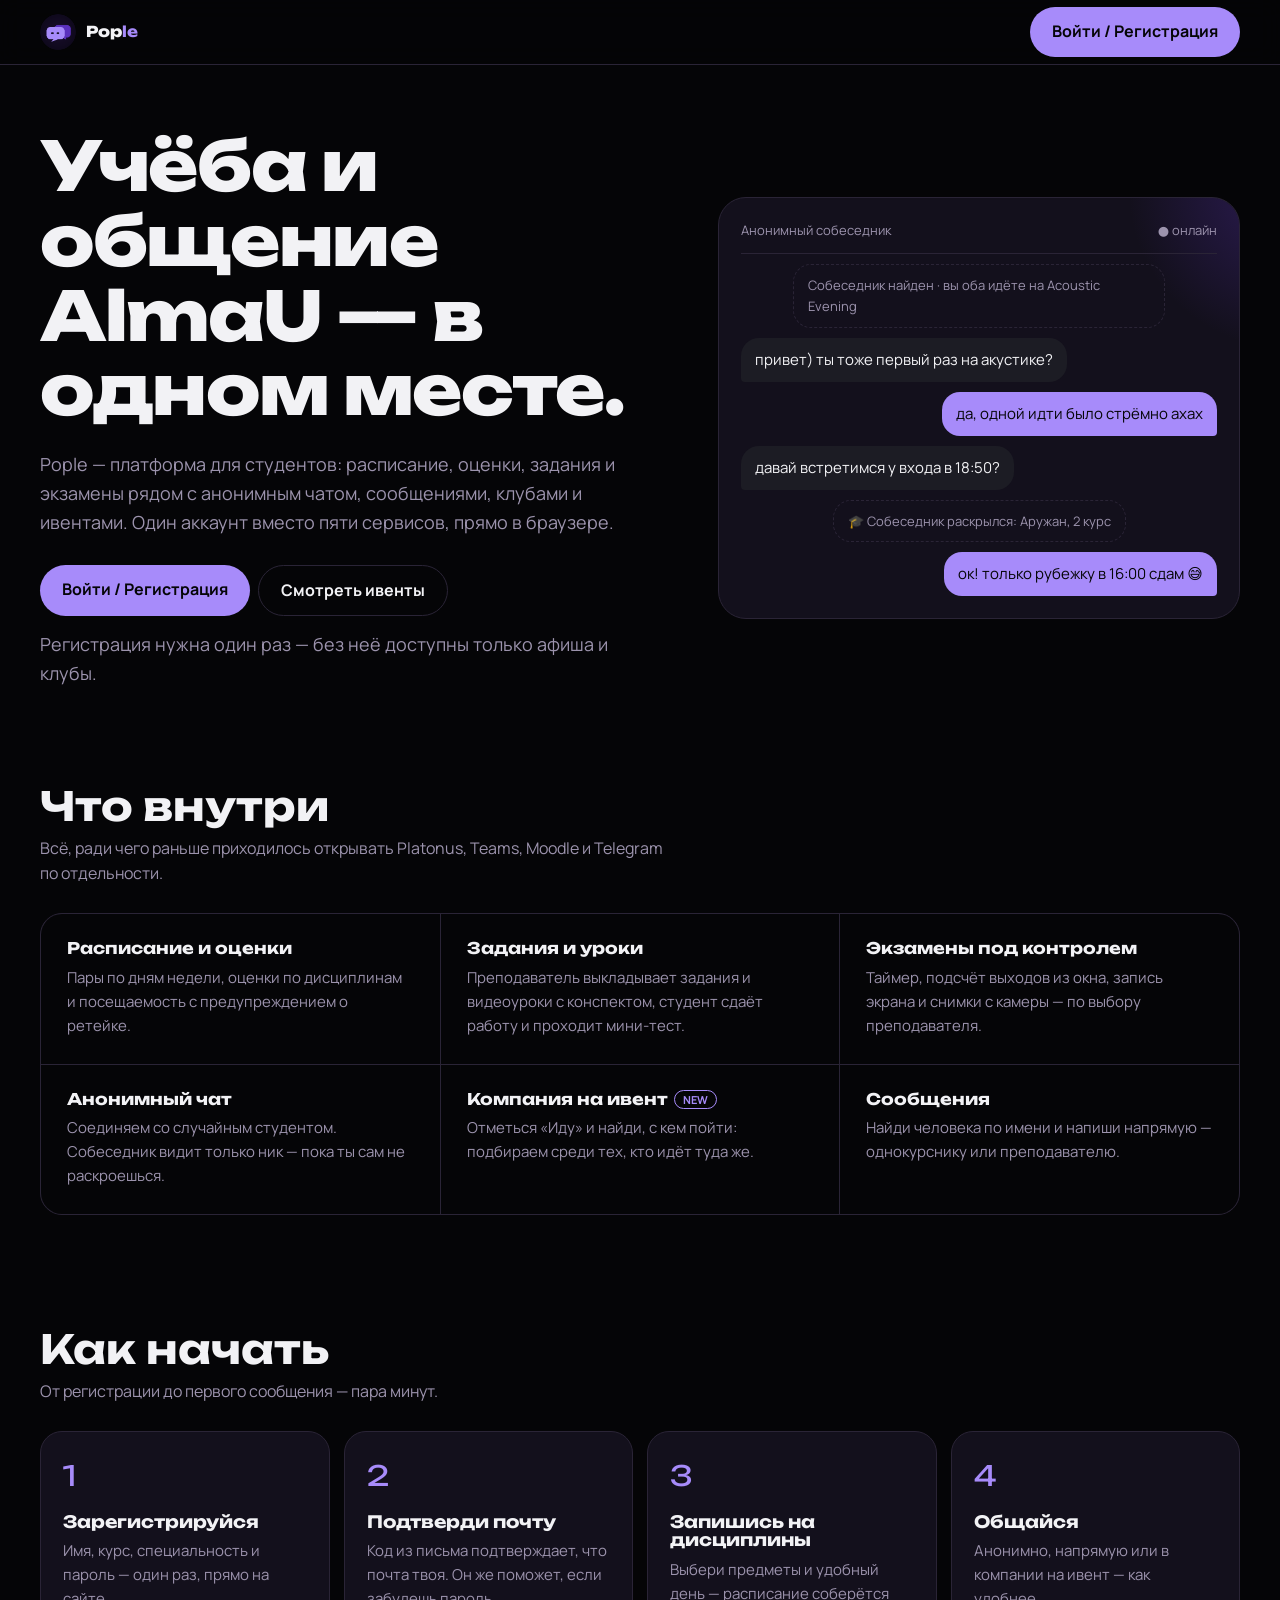
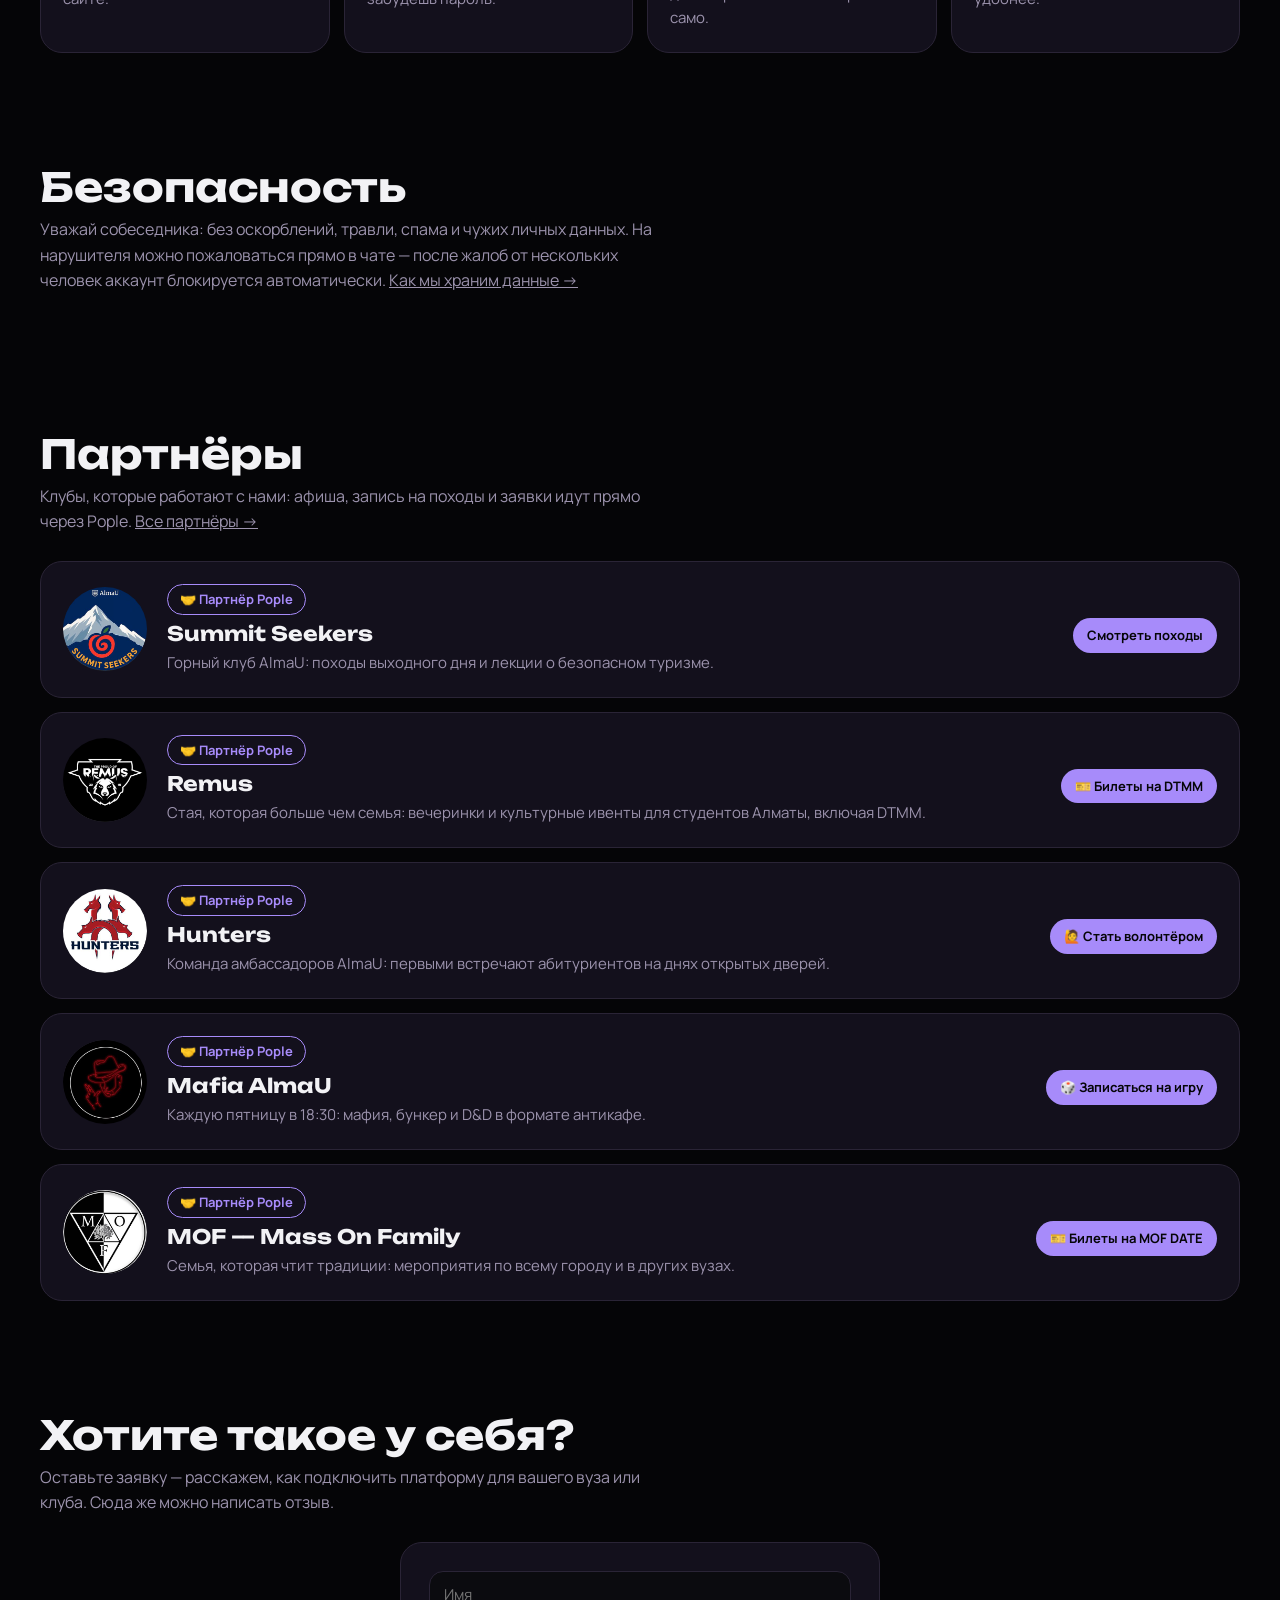
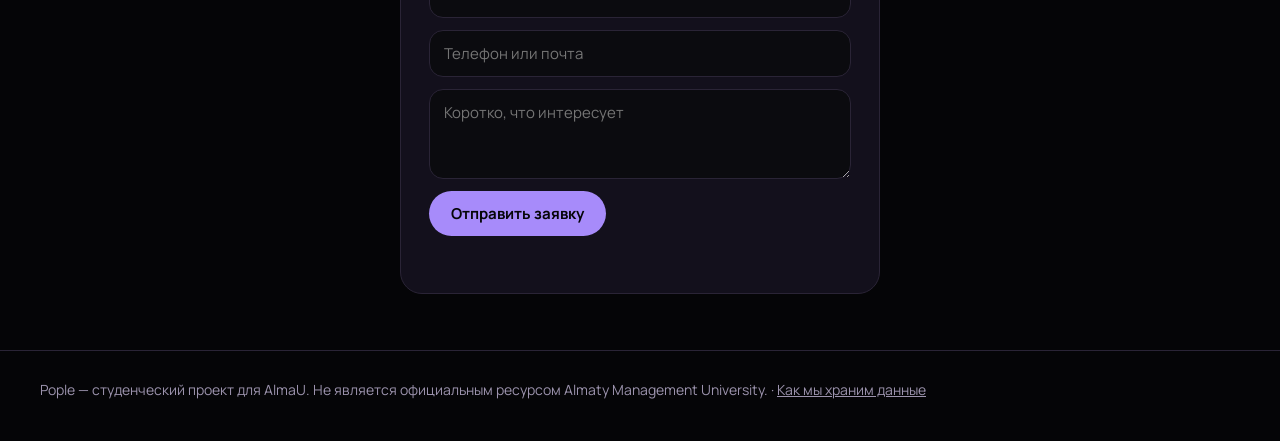
<file: site/index.html>
<!DOCTYPE html>
<html lang="ru">
<head>
<meta charset="UTF-8">
<meta name="viewport" content="width=device-width, initial-scale=1, viewport-fit=cover">
<title>Pople — учёба и общение студентов AlmaU</title>
<meta name="description" content="Pople — платформа для студентов AlmaU: анонимный чат, сообщения, расписание, оценки, задания, экзамены, клубы и ивенты в одном аккаунте.">
<!-- Адрес бэкенда (bot/api_server.py). При смене домена поправьте и connect-src в vercel.json. -->
<meta name="pople-api" content="https://almaumessanger-production.up.railway.app">
<link rel="icon" type="image/png" href="img/favicon.png">
<link rel="apple-touch-icon" href="img/apple-touch-icon.png">
<link rel="manifest" href="manifest.json">
<meta name="theme-color" content="#050507">
<meta name="mobile-web-app-capable" content="yes">
<meta name="apple-mobile-web-app-capable" content="yes">
<meta name="apple-mobile-web-app-status-bar-style" content="black-translucent">
<meta name="apple-mobile-web-app-title" content="Pople">
<link rel="preconnect" href="https://fonts.googleapis.com">
<link href="https://fonts.googleapis.com/css2?family=Unbounded:wght@500;700;800&family=Manrope:wght@400;500;700&display=swap" rel="stylesheet">
<link rel="stylesheet" href="css/app.css">
</head>
<body>
<nav>
 <div class="wrap">
  <a href="#home" class="logo"><img src="img/logo.png" alt=""><span>Pop<b>le</b></span></a>
  <button type="button" class="btn ghost" id="nav-bell" aria-label="Уведомления" hidden>🔔</button>
  <button type="button" class="btn ghost" id="nav-menu-btn" aria-expanded="false" aria-controls="nav-drawer" hidden>☰ Меню</button>
  <a class="btn" id="nav-auth-btn" href="#login">Войти / Регистрация</a>
 </div>
 <div class="nav-drawer" id="nav-drawer"></div>
 <div class="notif-panel" id="notif-panel" aria-live="polite"></div>
</nav>

<main class="wrap">
<!-- ГЛАВНАЯ: гостю — лендинг, вошедшему — сводка «Сегодня» -->
<div class="page" id="p-home">
 <div id="home-dashboard" hidden>
  <div class="greeting"><h1 id="dash-hello">Привет!</h1><p id="dash-date"></p></div>
  <div class="quick" id="dash-quick"></div>
  <div class="dash" id="dash-cards"><div class="empty">Загрузка…</div></div>
 </div>

 <div id="home-landing">
 <div class="hero">
  <div>
   <h1>Учёба и общение AlmaU — в одном месте.</h1>
   <p>Pople — платформа для студентов: расписание, оценки, задания и экзамены рядом с анонимным чатом, сообщениями, клубами и ивентами. Один аккаунт вместо пяти сервисов, прямо в браузере.</p>
   <div class="actions">
    <a class="btn" href="#login">Войти / Регистрация</a>
    <a class="btn ghost" href="#events">Смотреть ивенты</a>
   </div>
   <p class="muted small" style="margin:14px 0 0">Регистрация нужна один раз — без неё доступны только афиша и клубы.</p>
   <div class="stats-bar" id="stats" aria-live="polite"></div>
  </div>
  <div class="chat" aria-label="Пример анонимного диалога">
   <div class="top"><span>Анонимный собеседник</span><span>● онлайн</span></div>
   <div class="msg sys" style="animation-delay:.2s">Собеседник найден · вы оба идёте на Acoustic Evening</div>
   <div class="msg l" style="animation-delay:.8s">привет) ты тоже первый раз на акустике?</div>
   <div class="msg r" style="animation-delay:1.6s">да, одной идти было стрёмно ахах</div>
   <div class="msg l" style="animation-delay:2.4s">давай встретимся у входа в 18:50?</div>
   <div class="msg sys" style="animation-delay:3.2s">🎓 Собеседник раскрылся: Аружан, 2 курс</div>
   <div class="msg r" style="animation-delay:4s">ок! только рубежку в 16:00 сдам 😅</div>
  </div>
 </div>

 <section>
  <div class="head"><div><h2>Что внутри</h2><p>Всё, ради чего раньше приходилось открывать Platonus, Teams, Moodle и Telegram по отдельности.</p></div></div>
  <div class="feat">
   <div><h3>Расписание и оценки</h3><p>Пары по дням недели, оценки по дисциплинам и посещаемость с предупреждением о ретейке.</p></div>
   <div><h3>Задания и уроки</h3><p>Преподаватель выкладывает задания и видеоуроки с конспектом, студент сдаёт работу и проходит мини-тест.</p></div>
   <div><h3>Экзамены под контролем</h3><p>Таймер, подсчёт выходов из окна, запись экрана и снимки с камеры — по выбору преподавателя.</p></div>
   <div><h3>Анонимный чат</h3><p>Соединяем со случайным студентом. Собеседник видит только ник — пока ты сам не раскроешься.</p></div>
   <div><h3>Компания на ивент<span class="new">NEW</span></h3><p>Отметься «Иду» и найди, с кем пойти: подбираем среди тех, кто идёт туда же.</p></div>
   <div><h3>Сообщения</h3><p>Найди человека по имени и напиши напрямую — однокурснику или преподавателю.</p></div>
  </div>
 </section>

 <section>
  <div class="head"><div><h2>Как начать</h2><p>От регистрации до первого сообщения — пара минут.</p></div></div>
  <div class="steps">
   <div class="step"><span>1</span><h3>Зарегистрируйся</h3><p>Имя, курс, специальность и пароль — один раз, прямо на сайте.</p></div>
   <div class="step"><span>2</span><h3>Подтверди почту</h3><p>Код из письма подтверждает, что почта твоя. Он же поможет, если забудешь пароль.</p></div>
   <div class="step"><span>3</span><h3>Запишись на дисциплины</h3><p>Выбери предметы и удобный день — расписание соберётся само.</p></div>
   <div class="step"><span>4</span><h3>Общайся</h3><p>Анонимно, напрямую или в компании на ивент — как удобнее.</p></div>
  </div>
 </section>

 <section>
  <div class="head"><div><h2>Безопасность</h2><p>Уважай собеседника: без оскорблений, травли, спама и чужих личных данных. На нарушителя можно пожаловаться прямо в чате — после жалоб от нескольких человек аккаунт блокируется автоматически. <a href="#privacy">Как мы храним данные →</a></p></div></div>
 </section>
 </div>

 <section>
  <div class="head"><div><h2>Партнёры</h2><p>Клубы, которые работают с нами: афиша, запись на походы и заявки идут прямо через Pople. <a href="#partners">Все партнёры →</a></p></div></div>
  <div class="partners">
   <a class="partner-card" href="#summit">
    <img src="img/clubs/summit.jpg" alt="Логотип Summit Seekers">
    <div><span class="partner-badge">🤝 Партнёр Pople</span><h3>Summit Seekers</h3>
    <p>Горный клуб AlmaU: походы выходного дня и лекции о безопасном туризме.</p></div>
    <span class="btn sm">Смотреть походы</span>
   </a>
   <a class="partner-card" href="#remus">
    <img src="img/clubs/remus.jpg" alt="Логотип Remus">
    <div><span class="partner-badge">🤝 Партнёр Pople</span><h3>Remus</h3>
    <p>Стая, которая больше чем семья: вечеринки и культурные ивенты для студентов Алматы, включая DTMM.</p></div>
    <span class="btn sm">🎫 Билеты на DTMM</span>
   </a>
   <a class="partner-card" href="#hunters">
    <img src="img/clubs/hunters.jpg" alt="Логотип Hunters">
    <div><span class="partner-badge">🤝 Партнёр Pople</span><h3>Hunters</h3>
    <p>Команда амбассадоров AlmaU: первыми встречают абитуриентов на днях открытых дверей.</p></div>
    <span class="btn sm">🙋 Стать волонтёром</span>
   </a>
   <a class="partner-card" href="#mafia">
    <img src="img/clubs/mafia.jpg" alt="Логотип Mafia AlmaU">
    <div><span class="partner-badge">🤝 Партнёр Pople</span><h3>Mafia AlmaU</h3>
    <p>Каждую пятницу в 18:30: мафия, бункер и D&amp;D в формате антикафе.</p></div>
    <span class="btn sm">🎲 Записаться на игру</span>
   </a>
   <a class="partner-card" href="#mof">
    <img src="img/clubs/mof.jpg" alt="Логотип MOF">
    <div><span class="partner-badge">🤝 Партнёр Pople</span><h3>MOF — Mass On Family</h3>
    <p>Семья, которая чтит традиции: мероприятия по всему городу и в других вузах.</p></div>
    <span class="btn sm">🎫 Билеты на MOF DATE</span>
   </a>
  </div>
 </section>

 <section>
  <div class="head"><div><h2>Хотите такое у себя?</h2><p>Оставьте заявку — расскажем, как подключить платформу для вашего вуза или клуба. Сюда же можно написать отзыв.</p></div></div>
  <form class="lead" id="lead-form">
   <input name="name" placeholder="Имя" required maxlength="80" autocomplete="name">
   <input name="contact" placeholder="Телефон или почта" required maxlength="80" autocomplete="email">
   <textarea name="message" placeholder="Коротко, что интересует" maxlength="300"></textarea>
   <button class="btn" type="submit">Отправить заявку</button>
   <p class="lead-status" id="lead-status" aria-live="polite"></p>
  </form>
 </section>
</div>

<!-- ПАРТНЁРЫ: клубы, с которыми мы сотрудничаем -->
<div class="page" id="p-partners">
 <section>
  <div class="head"><div><h2>Партнёры <span class="count" id="partners-count"></span></h2><p>Студенческие клубы AlmaU, которые работают с Pople: афиша, запись на мероприятия и заявки идут прямо через платформу. У каждого партнёра — своя страница.</p></div></div>
  <div class="partner-grid" id="partners-list"><div class="empty">Загрузка…</div></div>
  <div class="cta" style="margin-top:28px"><h2>Ваш клуб хочет с нами?</h2><p>Оставьте заявку — подключим афишу, запись и страницу клуба.</p><a class="btn" href="#home" data-scroll="lead-form">Стать партнёром</a></div>
 </section>
</div>

<!-- CLUBS -->
<div class="page" id="p-clubs">
 <section>
  <div class="head"><div><h2>Студенческие клубы AlmaU</h2><p>Найди своих: от сцены и спорта до гор и искусства. Нажми на Instagram клуба, чтобы вступить.</p></div>
   <div class="filters" id="cf"></div></div>
  <div class="grid" id="clubs"></div>
 </section>
</div>

<!-- SUMMIT SEEKERS: партнёр -->
<div class="page" id="p-summit">
 <div class="club-hero">
  <img src="img/clubs/summit.jpg" alt="Логотип Summit Seekers">
  <div>
   <span class="partner-badge">🤝 Партнёр Pople</span>
   <h1>Summit Seekers</h1>
   <p>Горный клуб AlmaU: безопасный туризм, выносливость, командная работа и бережное отношение к природе. Лекции о туризме и походы в горы.</p>
   <div class="actions">
    <a class="btn" href="#summit" data-scroll="summit-hikes">Выбрать поход</a>
    <a class="btn ghost" href="https://instagram.com/summit.seekers.almau" target="_blank" rel="noopener">Instagram клуба</a>
   </div>
  </div>
 </div>

 <section id="summit-hikes">
  <div class="head"><div><h2>Ближайшие походы</h2><p>Записывайся прямо здесь: имя и телефон берутся из твоего аккаунта, организатор увидит их в списке. Если мест нет — попадёшь в лист ожидания.</p></div></div>
  <div class="grid" id="hikes" aria-live="polite"></div>
 </section>

 <section>
  <div class="head"><div><h2>Как это работает</h2></div></div>
  <div class="steps">
   <div class="step"><span>1</span><h3>Выберите поход</h3><p>Дата, сбор, сложность и число свободных мест видны сразу.</p></div>
   <div class="step"><span>2</span><h3>Запишитесь</h3><p>Одна кнопка — и ты в списке. Запись можно отменить: место уйдёт следующему из листа ожидания.</p></div>
   <div class="step"><span>3</span><h3>Держите под рукой</h3><p>Поход появится на твоей главной странице: дата, место сбора и статус записи.</p></div>
   <div class="step"><span>4</span><h3>Отметьтесь после спуска</h3><p>Во время похода в карточке появляется кнопка «Я спустился» — она сообщает организатору, что вы вернулись.</p></div>
  </div>
 </section>

 <section>
  <div class="head"><div><h2>Безопасность в горах</h2></div></div>
  <ul class="rules" id="safety"></ul>
 </section>

 <section>
  <div class="head"><div><h2>Что взять с собой</h2><p>Отмечайте, что уже собрали: галочки сохраняются в вашем браузере.</p></div></div>
  <div class="checklist" id="gear"></div>
 </section>

 <section>
  <div class="head"><div><h2>Школа туризма</h2><p>Короткие уроки для тех, кто идёт в горы.</p></div></div>
  <div id="lessons"></div>
 </section>

 <section><div class="cta"><img class="mark" src="img/clubs/summit.jpg" alt="Логотип Summit Seekers"><h2>Идёте в горы с Summit Seekers?</h2><p>Summit Seekers — партнёр Pople.</p><a class="btn ghost" href="https://instagram.com/summit.seekers.almau" target="_blank" rel="noopener">Instagram клуба</a></div></section>
</div>

<!-- REMUS: партнёр -->
<div class="page" id="p-remus">
 <div class="club-hero themed">
  <img src="img/clubs/remus.jpg" alt="Логотип Remus">
  <div>
   <span class="partner-badge">🤝 Партнёр Pople</span>
   <h1>Remus</h1>
   <p>Стая, которая больше чем семья. С 2015 года Remus собирает студентов Алматы на культурные и развлекательные вечеринки: DTMM, Remus Night, Secret Santa и AVA.</p>
   <div class="actions">
    <a class="btn" href="#remus" data-scroll="remus-tickets">🎫 Купить билет на DTMM</a>
    <a class="btn ghost" href="https://instagram.com/remus.almaty" target="_blank" rel="noopener">Instagram клуба</a>
   </div>
  </div>
 </div>

 <section id="remus-tickets">
  <div class="partner-split">
   <div class="pitch">
    <span class="partner-badge">🎫 DTMM</span>
    <h2>Билеты на DTMM</h2>
    <p>Главный ивент стаи Remus. Оставь заявку на билет: организаторы свяжутся с тобой, расскажут про оплату и пришлют билет.</p>
    <ul>
     <li>Дата, место и цена — у организаторов и в Instagram клуба.</li>
     <li>Можно взять билеты сразу на компанию, до 10 штук.</li>
     <li>Хочешь пойти, но не с кем? Найди компанию в анонимном чате Pople.</li>
    </ul>
   </div>
   <form class="lead partner-form" id="remus-ticket-form">
    <div class="row">
     <label>Имя<input name="name" required maxlength="80" autocomplete="name"></label>
     <label>Telegram или телефон<input name="contact" required maxlength="80" autocomplete="tel"></label>
    </div>
    <label>Сколько билетов<input name="qty" type="number" min="1" max="10" value="1" required></label>
    <label>Комментарий<textarea name="note" maxlength="200" placeholder="Например: идём втроём с 2 курса"></textarea></label>
    <button class="btn" type="submit">🎫 Купить билет на DTMM</button>
    <p class="lead-status" id="remus-ticket-status" aria-live="polite"></p>
   </form>
  </div>
 </section>

 <section>
  <div class="head"><div><h2>Ивенты стаи</h2><p>Отмечайся «Иду» во вкладке «Ивенты», чтобы найти компанию.</p></div></div>
  <div class="grid" id="remus-events" aria-live="polite"></div>
 </section>

 <section>
  <div class="head"><div><h2>Как купить билет</h2></div></div>
  <div class="steps">
   <div class="step"><span>1</span><h3>Оставь заявку</h3><p>Имя, контакт и сколько билетов нужно.</p></div>
   <div class="step"><span>2</span><h3>Жди сообщения</h3><p>Организатор Remus напишет тебе в Telegram или позвонит.</p></div>
   <div class="step"><span>3</span><h3>Оплати</h3><p>Способ оплаты и цену подскажет организатор.</p></div>
   <div class="step"><span>4</span><h3>Приходи</h3><p>Покажи билет на входе — и ты в стае.</p></div>
  </div>
 </section>

 <section><div class="cta"><img class="mark" src="img/clubs/remus.jpg" alt="Логотип Remus" style="background:#000"><h2>Увидимся на DTMM?</h2><p>Remus — партнёр Pople.</p><div class="actions" style="justify-content:center"><a class="btn" href="#remus" data-scroll="remus-tickets">🎫 Купить билет на DTMM</a><a class="btn ghost" href="https://instagram.com/remus.almaty" target="_blank" rel="noopener">Instagram клуба</a></div></div></section>
</div>

<!-- HUNTERS: партнёр -->
<div class="page" id="p-hunters">
 <div class="club-hero themed">
  <img src="img/clubs/hunters.jpg" alt="Логотип Hunters">
  <div>
   <span class="partner-badge">🤝 Партнёр Pople</span>
   <h1>Hunters</h1>
   <p>Команда амбассадоров AlmaU: первые, кого встречают абитуриенты. Продвигают университет и его ценности на днях открытых дверей, выставках и студенческих вечеринках.</p>
   <div class="actions">
    <a class="btn" href="#hunters" data-scroll="hunters-volunteer">🙋 Записаться волонтёром на день открытых дверей</a>
    <a class="btn ghost" href="https://instagram.com/almau_hunters" target="_blank" rel="noopener">Instagram клуба</a>
   </div>
  </div>
 </div>

 <section id="hunters-volunteer">
  <div class="partner-split">
   <div class="pitch">
    <span class="partner-badge">🦅 Open Day</span>
    <h2>Волонтёры на день открытых дверей</h2>
    <p id="hunters-openday-date">Hunters собирают команду волонтёров, которые помогут абитуриентам и их родителям познакомиться с AlmaU.</p>
    <ul>
     <li>Встречать гостей и помогать на регистрации.</li>
     <li>Проводить экскурсии по кампусу.</li>
     <li>Рассказывать о студенческой жизни и клубах.</li>
    </ul>
   </div>
   <form class="lead partner-form" id="hunters-volunteer-form">
    <div class="row">
     <label>Имя и фамилия<input name="name" required maxlength="80" autocomplete="name"></label>
     <label>Telegram или телефон<input name="contact" required maxlength="80" autocomplete="tel"></label>
    </div>
    <label>Курс и специальность<input name="course" maxlength="60" placeholder="Например: 2 курс, маркетинг"></label>
    <label>Почему хочешь стать волонтёром<textarea name="note" maxlength="180"></textarea></label>
    <button class="btn" type="submit">🙋 Записаться волонтёром</button>
    <p class="lead-status" id="hunters-volunteer-status" aria-live="polite"></p>
   </form>
  </div>
 </section>

 <section>
  <div class="head"><div><h2>Как стать волонтёром</h2></div></div>
  <div class="steps">
   <div class="step"><span>1</span><h3>Оставь заявку</h3><p>Имя, курс и контакт — меньше минуты.</p></div>
   <div class="step"><span>2</span><h3>Познакомься с командой</h3><p>Hunters свяжутся с тобой и позовут на встречу перед Open Day.</p></div>
   <div class="step"><span>3</span><h3>Получи роль</h3><p>Регистрация, экскурсии или навигация — по твоему выбору.</p></div>
   <div class="step"><span>4</span><h3>Встречай абитуриентов</h3><p>Покажи им AlmaU таким, каким его знаешь ты.</p></div>
  </div>
 </section>

 <section><div class="cta"><img class="mark" src="img/clubs/hunters.jpg" alt="Логотип Hunters" style="background:#fff"><h2>Станешь лицом AlmaU на Open Day?</h2><p>Hunters — партнёр Pople.</p><div class="actions" style="justify-content:center"><a class="btn" href="#hunters" data-scroll="hunters-volunteer">🙋 Записаться волонтёром на день открытых дверей</a><a class="btn ghost" href="https://instagram.com/almau_hunters" target="_blank" rel="noopener">Instagram клуба</a></div></div></section>
</div>

<!-- MAFIA: партнёр -->
<div class="page" id="p-mafia">
 <div class="club-hero themed">
  <img src="img/clubs/mafia.jpg" alt="Логотип Mafia AlmaU">
  <div>
   <span class="partner-badge">🤝 Партнёр Pople</span>
   <h1>Mafia AlmaU</h1>
   <p>Город засыпает, просыпается мафия. Каждую пятницу вечером — мафия, бункер и D&amp;D в формате антикафе, плюс тематические игры и турниры.</p>
   <div class="actions">
    <a class="btn" href="#mafia" data-scroll="mafia-signup">🎲 Записаться на игру в пятницу · 18:30</a>
    <a class="btn ghost" href="https://instagram.com/mafia.almau" target="_blank" rel="noopener">Instagram клуба</a>
   </div>
  </div>
 </div>

 <section>
  <div class="head"><div><h2>Во что играем по пятницам</h2><p>Сбор в 18:30. Новичкам объясняют правила — опыт не нужен.</p></div></div>
  <div class="games">
   <div><b>🕵️</b><h3>Мафия</h3><p>Классика: мирные жители против мафии, ведущий, ночные ходы и дневные обсуждения.</p></div>
   <div><b>☢️</b><h3>Бункер</h3><p>Мест в бункере меньше, чем игроков. Убеди всех, что именно ты нужен для выживания.</p></div>
   <div><b>🐉</b><h3>D&amp;D</h3><p>Настольная ролевая игра: создаёшь персонажа, мастер ведёт историю, кубики решают.</p></div>
  </div>
 </section>

 <section id="mafia-signup">
  <div class="partner-split">
   <div class="pitch">
    <span class="partner-badge">🎲 Пятница · 18:30</span>
    <h2>Запись на пятничную игру</h2>
    <p>Выбери игру и пятницу — организаторы Mafia AlmaU подтвердят место и пришлют адрес антикафе.</p>
    <ul>
     <li>Игры каждую пятницу, начало в 18:30.</li>
     <li>Можно записаться сразу с друзьями.</li>
     <li>Тематические вечера вроде Tokyo Drift и Пятницы 13-е — анонсы в Instagram клуба.</li>
    </ul>
   </div>
   <form class="lead partner-form" id="mafia-signup-form">
    <div class="row">
     <label>Имя<input name="name" required maxlength="80" autocomplete="name"></label>
     <label>Telegram или телефон<input name="contact" required maxlength="80" autocomplete="tel"></label>
    </div>
    <div class="row">
     <label>Игра<select name="game" required>
      <option value="Мафия">🕵️ Мафия</option>
      <option value="Бункер">☢️ Бункер</option>
      <option value="D&D">🐉 D&amp;D</option>
      <option value="Любая">Любая, где есть места</option>
     </select></label>
     <label>Пятница<select name="friday" id="mafia-friday" required></select></label>
    </div>
    <label>Сколько человек<input name="qty" type="number" min="1" max="10" value="1" required></label>
    <button class="btn" type="submit">🎲 Записаться на игру в пятницу · 18:30</button>
    <p class="lead-status" id="mafia-signup-status" aria-live="polite"></p>
   </form>
  </div>
 </section>

 <section><div class="cta"><img class="mark" src="img/clubs/mafia.jpg" alt="Логотип Mafia AlmaU" style="background:#000"><h2>До встречи в пятницу в 18:30</h2><p>Mafia AlmaU — партнёр Pople.</p><div class="actions" style="justify-content:center"><a class="btn" href="#mafia" data-scroll="mafia-signup">🎲 Записаться на игру в пятницу · 18:30</a><a class="btn ghost" href="https://instagram.com/mafia.almau" target="_blank" rel="noopener">Instagram клуба</a></div></div></section>
</div>

<!-- MOF: партнёр -->
<div class="page" id="p-mof">
 <div class="club-hero themed">
  <img src="img/clubs/mof.jpg" alt="Логотип MOF">
  <div>
   <span class="partner-badge">🤝 Партнёр Pople</span>
   <h1>MOF — Mass On Family</h1>
   <p>Семья, которая чтит традиции. MOF проводит мероприятия по всему городу и в других вузах: MOF DATE, MOF DAY, MOF ISSYK, фотоохота и кемпинг.</p>
   <div class="actions">
    <a class="btn" href="#mof" data-scroll="mof-tickets">🎫 Купить билет на MOF DATE</a>
    <a class="btn ghost" href="https://instagram.com/mof.almaty" target="_blank" rel="noopener">Instagram клуба</a>
   </div>
  </div>
 </div>

 <section id="mof-tickets">
  <div class="partner-split">
   <div class="pitch">
    <span class="partner-badge">🎫 MOF DATE</span>
    <h2>Билеты на MOF DATE</h2>
    <p>Оставь заявку на билет: организаторы MOF свяжутся с тобой, расскажут про оплату и пришлют билет.</p>
    <ul>
     <li>Дата, место и цена — у организаторов и в Instagram клуба.</li>
     <li>Можно взять билеты сразу на компанию, до 10 штук.</li>
     <li>Не с кем пойти? Найди компанию в анонимном чате Pople.</li>
    </ul>
   </div>
   <form class="lead partner-form" id="mof-ticket-form">
    <div class="row">
     <label>Имя<input name="name" required maxlength="80" autocomplete="name"></label>
     <label>Telegram или телефон<input name="contact" required maxlength="80" autocomplete="tel"></label>
    </div>
    <label>Сколько билетов<input name="qty" type="number" min="1" max="10" value="1" required></label>
    <label>Комментарий<textarea name="note" maxlength="200" placeholder="Например: идём вдвоём"></textarea></label>
    <button class="btn" type="submit">🎫 Купить билет на MOF DATE</button>
    <p class="lead-status" id="mof-ticket-status" aria-live="polite"></p>
   </form>
  </div>
 </section>

 <section>
  <div class="head"><div><h2>Мероприятия семьи</h2><p>Отмечайся «Иду» во вкладке «Ивенты», чтобы найти компанию.</p></div></div>
  <div class="grid" id="mof-events" aria-live="polite"></div>
 </section>

 <section>
  <div class="head"><div><h2>Как купить билет</h2></div></div>
  <div class="steps">
   <div class="step"><span>1</span><h3>Оставь заявку</h3><p>Имя, контакт и сколько билетов нужно.</p></div>
   <div class="step"><span>2</span><h3>Жди сообщения</h3><p>Организатор MOF напишет тебе в Telegram или позвонит.</p></div>
   <div class="step"><span>3</span><h3>Оплати</h3><p>Способ оплаты и цену подскажет организатор.</p></div>
   <div class="step"><span>4</span><h3>Приходи</h3><p>Покажи билет на входе — добро пожаловать в семью.</p></div>
  </div>
 </section>

 <section><div class="cta"><img class="mark" src="img/clubs/mof.jpg" alt="Логотип MOF" style="background:#fff"><h2>Увидимся на MOF DATE?</h2><p>MOF — партнёр Pople.</p><div class="actions" style="justify-content:center"><a class="btn" href="#mof" data-scroll="mof-tickets">🎫 Купить билет на MOF DATE</a><a class="btn ghost" href="https://instagram.com/mof.almaty" target="_blank" rel="noopener">Instagram клуба</a></div></div></section>
</div>

<!-- EVENTS -->
<div class="page" id="p-events">
 <section>
  <div class="head"><div><h2>Ивенты и встречи со спикерами</h2><p>Отметься «Иду» и нажми «Найти компанию» — анонимно соединим с тем, кто тоже ищет, с кем пойти.</p></div>
   <div class="filters" id="ef"></div></div>
  <div class="grid" id="events"></div>
 </section>
 <section id="club-events-sect" hidden>
  <div class="head"><div><h2 id="club-events-title">События клубов с записью</h2><p>Места ограничены: запишись сейчас, а если мест нет — встань в лист ожидания, место может освободиться.</p></div></div>
  <div class="grid" id="club-events"></div>
 </section>
</div>

<!-- СТРАНИЦА ОДНОГО СОБЫТИЯ КЛУБА (ссылка для соцсетей) -->
<div class="page" id="p-event">
 <section class="event-page"><div id="event-box"></div></section>
</div>

<!-- ОТВЕТ «ПРИДУ / НЕ СМОГУ» ИЗ ПИСЬМА -->
<div class="page" id="p-rsvp">
 <section class="event-page"><div id="rsvp-box"></div></section>
</div>

<!-- КАБИНЕТ ОРГАНИЗАТОРА КЛУБА -->
<div class="page" id="p-cabinet">
 <section>
  <div class="head"><div><h2 id="cab-title">Кабинет клуба</h2><p>Создавайте события, смотрите, кто записался, и отмечайте пришедших. Студенты получают уведомления сами.</p></div>
   <button type="button" class="btn" id="cab-new">＋ Новое событие</button></div>
  <div class="dash" id="cab-stats"></div>
  <div id="cab-form-box"></div>
 </section>
 <section>
  <div class="head"><div><h2>Ближайшие события</h2></div></div>
  <div class="stack" id="cab-upcoming"><div class="empty">Загрузка…</div></div>
  <div id="cab-signups" style="margin-top:16px"></div>
 </section>
 <section id="cab-leads-sect" hidden>
  <div class="head"><div><h2 id="cab-leads-title">Заявки клуба</h2><p>Билеты, волонтёры, запись на игру — из формы на странице клуба. Меняйте статус, когда связались или получили оплату.</p></div>
   <button type="button" class="btn ghost sm" data-cab-leads-csv>⬇ Скачать (CSV)</button></div>
  <div class="card" id="cab-leads"></div>
 </section>
 <section>
  <div class="head"><div><h2>Прошедшие</h2><p>Отметьте, кто пришёл, — и явка появится в отчёте.</p></div></div>
  <div class="stack" id="cab-past"></div>
 </section>
</div>

<!-- ВХОД / РЕГИСТРАЦИЯ / СБРОС ПАРОЛЯ -->
<div class="page" id="p-login">
 <section>
  <div class="authbox">
   <div class="authtabs" id="auth-tabs">
    <button type="button" class="authtab on" data-authtab="login">Войти</button>
    <button type="button" class="authtab" data-authtab="register">Регистрация</button>
   </div>

   <div id="auth-login">
    <form class="lead" id="login-form">
     <input name="email" type="email" placeholder="Почта" required autocomplete="email">
     <label class="pw"><input name="password" type="password" placeholder="Пароль" required autocomplete="current-password">
      <button type="button" data-toggle-password>Показать</button></label>
     <button class="btn" type="submit">Войти</button>
     <div id="login-verify" hidden class="stack">
      <input id="login-code" placeholder="Код из письма (6 цифр)" inputmode="numeric" maxlength="6" autocomplete="one-time-code">
      <div class="row"><button class="btn" type="button" id="login-verify-btn">Подтвердить почту</button>
       <button class="btn ghost sm" type="button" id="login-resend-btn">Отправить ещё раз</button></div>
     </div>
     <p class="lead-status" id="login-status" aria-live="polite"></p>
     <button type="button" class="linkbtn" id="forgot-link" style="justify-self:start">Забыли пароль?</button>
    </form>
   </div>

   <div id="auth-register" hidden>
    <form class="lead" id="register-form">
     <div id="register-step1" class="stack">
      <div class="gender-pick">
       <label><input type="radio" name="account_type" value="student" checked> Студент</label>
       <label><input type="radio" name="account_type" value="teacher"> Преподаватель</label>
       <label><input type="radio" name="account_type" value="registrar"> Отдел расписания</label>
      </div>
      <input name="first_name" placeholder="Имя" required maxlength="80" autocomplete="given-name">
      <input name="last_name" placeholder="Фамилия" required maxlength="80" autocomplete="family-name">
      <input name="phone" type="tel" placeholder="Телефон, например +7 700 123 45 67" required minlength="7" maxlength="20" autocomplete="tel">
      <input name="email" type="email" placeholder="Почта" required autocomplete="email">
      <label class="pw"><input name="password" type="password" placeholder="Пароль (минимум 8 символов)" required minlength="8" maxlength="200" autocomplete="new-password">
       <button type="button" data-toggle-password>Показать</button></label>
      <div id="register-student-fields" class="stack">
       <select name="course" aria-label="Курс" data-course-select>
        <option value="">Курс…</option><option value="1">1 курс</option><option value="2">2 курс</option>
        <option value="3">3 курс</option><option value="4">4 курс</option>
       </select>
       <select name="specialty" aria-label="Специальность" data-specialty-select><option value="">Сначала выбери курс</option></select>
       <p class="hint">Расписание твоей специальности появится сразу после входа.</p>
       <input name="nickname" placeholder="Ник для анонимного чата (необязательно)" maxlength="40">
       <div class="gender-pick">
        <label><input type="radio" name="gender" value="male"> Парень</label>
        <label><input type="radio" name="gender" value="female"> Девушка</label>
       </div>
       <p class="hint">Пол нужен только для подбора собеседника в анонимном чате.</p>
      </div>
      <div id="register-staff-fields" class="stack" hidden>
       <input name="invite_key" placeholder="Ключ-приглашение от администрации" maxlength="80" autocomplete="off">
       <p class="hint">Ключ выдаёт администратор платформы. Он одноразово подтверждает, что вы сотрудник.</p>
      </div>
      <label class="check"><input type="checkbox" name="consent" required>
       <span>Согласен(на) с правилами общения и с тем, <a href="#privacy" target="_blank" rel="noopener">как Pople хранит мои данные</a></span></label>
      <button class="btn" type="submit" id="register-submit-btn">Зарегистрироваться</button>
     </div>
     <div id="register-step2" class="stack" hidden>
      <input name="code" id="register-code" placeholder="Код из письма (6 цифр)" inputmode="numeric" maxlength="6" autocomplete="one-time-code">
      <div class="row"><button class="btn" type="button" id="register-verify-btn">Подтвердить почту</button>
       <button class="btn ghost sm" type="button" id="register-resend-btn">Отправить ещё раз</button></div>
      <button type="button" class="linkbtn" id="register-back-btn" style="justify-self:start">← Назад</button>
      <p class="hint">Письмо идёт до минуты. Не пришло — проверь папку «Спам».</p>
     </div>
     <p class="lead-status" id="register-status" aria-live="polite"></p>
    </form>
   </div>

   <div id="auth-forgot" hidden>
    <div class="lead">
     <h3 style="font-size:18px">Сброс пароля</h3>
     <form id="forgot-form" class="stack">
      <input name="email" type="email" placeholder="Почта, на которую зарегистрирован аккаунт" required autocomplete="email">
      <button class="btn" type="submit">Прислать код</button>
     </form>
     <form id="reset-form" class="stack" hidden>
      <input name="code" placeholder="Код из письма (6 цифр)" inputmode="numeric" maxlength="6" required autocomplete="one-time-code">
      <label class="pw"><input name="password" type="password" placeholder="Новый пароль (минимум 8 символов)" required minlength="8" maxlength="200" autocomplete="new-password">
       <button type="button" data-toggle-password>Показать</button></label>
      <button class="btn" type="submit">Сменить пароль и войти</button>
     </form>
     <p class="lead-status" id="forgot-status" aria-live="polite"></p>
     <button type="button" class="linkbtn" id="forgot-back" style="justify-self:start">← Назад ко входу</button>
    </div>
   </div>
  </div>
 </section>
</div>

<!-- АНОНИМНЫЙ ЧАТ -->
<div class="page" id="p-chat">
 <section id="chat-denied" hidden>
  <div class="empty">Анонимный чат — для студенческих аккаунтов. Написать конкретному человеку можно в разделе «Сообщения».
   <br><a class="btn sm" href="#people">Открыть сообщения</a></div>
 </section>

 <section id="chat-search" hidden>
  <div class="head"><div><h2>Анонимный чат</h2><p>Соединим со случайным студентом. Он увидит только твой ник — имя, телефон и почта скрыты, пока ты сам не нажмёшь «Раскрыть личность».</p></div></div>
  <div class="authbox">
   <div class="banner" id="chat-event-banner" hidden><span id="chat-event-banner-text"></span>
    <button type="button" class="linkbtn" id="chat-event-cancel">искать без ивента</button></div>
   <div class="gender-pick" role="radiogroup" aria-label="Кого искать">
    <label><input type="radio" name="preference" value="any" checked> Любой пол</label>
    <label><input type="radio" name="preference" value="same"> Такой же пол</label>
    <label><input type="radio" name="preference" value="opposite"> Противоположный пол</label>
   </div>
   <div class="actions" style="justify-content:center">
    <button class="btn" id="search-btn" type="button">🔍 Найти собеседника</button>
   </div>
   <p class="hint" style="text-align:center">Переписка хранится 30 дней и потом удаляется. Ведёт себя плохо — жми «Пожаловаться».</p>
  </div>
 </section>

 <section id="chat-waiting" hidden>
  <div class="empty"><span id="chat-waiting-text">Ищем собеседника…</span>
   <p class="muted small" style="margin:8px 0 0">Можно уйти на другую страницу — сообщим, когда кто-то найдётся.</p>
   <button class="btn ghost sm" id="cancel-search-btn" type="button">Отменить поиск</button></div>
 </section>

 <section id="chat-room" hidden>
  <div class="head"><div><h2 id="chat-partner-name">Анонимный собеседник</h2>
    <p><span id="chat-event-note"></span>Ни имя, ни телефон собеседнику не видны, пока кто-то не раскроет личность.</p></div>
   <div class="actions">
    <button class="btn ghost sm" id="reveal-btn" type="button">🎓 Раскрыть личность</button>
    <button class="btn ghost sm" id="next-btn" type="button">⏭ Следующий</button>
    <button class="btn ghost sm" id="stop-btn" type="button">⛔ Стоп</button>
    <button class="btn danger sm" id="report-btn" type="button">⚠ Пожаловаться</button>
   </div>
  </div>
  <div class="chat chat-box" id="chat-box" aria-live="polite"></div>
  <form class="chat-input" id="send-form">
   <button class="btn ghost icon" id="photo-btn" type="button" title="Отправить фото" aria-label="Отправить фото">📷</button>
   <input type="file" id="photo-input" accept="image/jpeg,image/png,image/webp,image/gif" hidden>
   <input name="text" id="chat-text" placeholder="Напиши сообщение…" autocomplete="off" maxlength="2000" aria-label="Сообщение">
   <button class="btn" type="submit" aria-label="Отправить">➤</button>
  </form>
 </section>
</div>

<!-- СООБЩЕНИЯ: поиск по ФИО и обычный (не анонимный) чат -->
<div class="page" id="p-people">
 <section id="people-list">
  <div class="head"><div><h2>Сообщения</h2><p>Обычный чат, не анонимный: собеседник видит твоё имя. Напиши однокурснику или преподавателю.</p></div></div>
  <div id="people-dialogs"></div>
  <div class="head" style="margin-top:32px"><div><h2 style="font-size:22px">Найти человека</h2></div></div>
  <input type="text" id="people-search-input" class="people-search" placeholder="Имя и фамилия…" autocomplete="off" maxlength="80" aria-label="Поиск по имени">
  <div id="people-results"></div>
 </section>

 <section id="people-chat" hidden>
  <div class="head"><div><h2 id="people-chat-partner-name">Собеседник</h2><p id="people-chat-sub"></p></div>
   <div class="actions">
    <button class="btn ghost sm" id="people-back-btn" type="button">← К диалогам</button>
    <button class="btn ghost sm" id="people-block-btn" type="button">🚫 Заблокировать</button>
    <button class="btn danger sm" id="people-report-btn" type="button">⚠ Пожаловаться</button>
   </div>
  </div>
  <div class="chat chat-box" id="people-chat-box" aria-live="polite"></div>
  <form class="chat-input" id="people-send-form">
   <button class="btn ghost icon" id="people-photo-btn" type="button" title="Отправить фото" aria-label="Отправить фото">📷</button>
   <input type="file" id="people-photo-input" accept="image/jpeg,image/png,image/webp,image/gif" hidden>
   <input name="text" id="people-chat-text" placeholder="Напиши сообщение…" autocomplete="off" maxlength="2000" aria-label="Сообщение">
   <button class="btn" type="submit" aria-label="Отправить">➤</button>
  </form>
 </section>
</div>

<!-- УЧЁБА -->
<div class="page" id="p-academics">
 <section>
  <div class="head"><div><h2>Учёба</h2></div></div>
  <div class="subtabs" id="acad-tabs"></div>
  <div id="acad-body"></div>
 </section>
</div>

<!-- ПРОФИЛЬ -->
<div class="page" id="p-profile">
 <section>
  <div class="head"><div><h2>Профиль</h2></div></div>
  <div class="dash">
   <div class="card">
    <h3>Мои данные <span class="pill acc" id="profile-role"></span></h3>
    <form class="form" id="profile-form">
     <div class="cols"><label>Имя<input name="first_name" required maxlength="80" autocomplete="given-name"></label>
      <label>Фамилия<input name="last_name" required maxlength="80" autocomplete="family-name"></label></div>
     <div id="profile-student-fields" class="stack">
      <div class="cols"><label>Курс<select name="course" data-course-select>
        <option value="">—</option><option value="1">1 курс</option><option value="2">2 курс</option>
        <option value="3">3 курс</option><option value="4">4 курс</option></select></label>
       <label>Специальность<select name="specialty" data-specialty-select><option value="">—</option></select></label></div>
      <p class="hint">При смене курса или специальности расписание пересоберётся под новый учебный план.</p>
      <label>Ник в анонимном чате<input name="nickname" maxlength="40"></label>
     </div>
     <p class="hint">Почта: <b id="profile-email"></b> · Телефон: <b id="profile-phone"></b><br>Их видишь только ты и администратор.</p>
     <div><button class="btn" type="submit">Сохранить</button></div>
     <p class="lead-status" id="profile-status" aria-live="polite"></p>
    </form>
   </div>

   <div class="card">
    <h3>Пароль и вход</h3>
    <form class="form" id="password-form">
     <label>Текущий пароль<input name="current_password" type="password" required autocomplete="current-password"></label>
     <label>Новый пароль (минимум 8 символов)<input name="new_password" type="password" required minlength="8" maxlength="200" autocomplete="new-password"></label>
     <div><button class="btn" type="submit">Сменить пароль</button></div>
     <p class="lead-status" id="password-status" aria-live="polite"></p>
    </form>
    <div class="actions" style="margin-top:8px">
     <button type="button" class="btn ghost sm" id="logout-all-btn">Выйти на других устройствах</button>
     <button type="button" class="btn ghost sm" id="logout-btn">↩ Выйти</button>
    </div>
   </div>

   <div class="card">
    <h3>Чёрный список</h3>
    <div id="profile-blocks"></div>
   </div>

   <div class="card">
    <h3>Мои данные и удаление</h3>
    <p class="muted small" style="margin:0 0 12px">Что и сколько мы храним — на странице <a href="#privacy">«Как мы храним данные»</a>. Аккаунт можно удалить вместе со всем, что с ним связано.</p>
    <button type="button" class="btn danger sm" id="delete-account-btn">Удалить аккаунт</button>
   </div>
  </div>
 </section>
</div>

<!-- АДМИНКА -->
<div class="page" id="p-admin">
 <section>
  <div class="head"><div><h2>Админка</h2><p>Видна только администраторам.</p></div></div>
  <div class="tiles" id="admin-tiles"></div>
  <div class="subtabs">
   <button type="button" data-admin-tab="users">Пользователи</button>
   <button type="button" data-admin-tab="reports">Жалобы</button>
   <button type="button" data-admin-tab="keys">Ключи-приглашения</button>
   <button type="button" data-admin-tab="leads">Заявки</button>
   <button type="button" data-admin-tab="hikes">Походы</button>
   <button type="button" data-admin-tab="demo">Демо-данные</button>
  </div>
  <div id="admin-body"></div>
 </section>
</div>

<!-- КАК МЫ ХРАНИМ ДАННЫЕ -->
<div class="page" id="p-privacy">
 <section class="prose">
  <h2>Как мы храним данные</h2>
  <p>Pople — студенческий проект. Здесь простым языком написано, какие данные мы собираем, кто их видит и как их удалить.</p>

  <h3>Что мы собираем</h3>
  <ul>
   <li><b>При регистрации:</b> имя, фамилию, телефон, почту, пароль; у студентов — курс, специальность, пол и ник для анонимного чата.</li>
   <li><b>В чатах:</b> сообщения и фото, которые ты отправляешь.</li>
   <li><b>В учёбе:</b> запись на дисциплины, оценки, посещаемость, сданные работы, результаты тестов и экзаменов.</li>
   <li><b>На экзаменах</b> (только если преподаватель это включил): запись экрана, снимки с веб-камеры, число уходов из окна. Браузер каждый раз отдельно спрашивает разрешение — без него запись не начнётся.</li>
   <li><b>Ивенты и походы:</b> отметки «Иду» и записи на походы.</li>
  </ul>

  <h3>Кто что видит</h3>
  <ul>
   <li>Имя, курс и специальность видят все вошедшие пользователи — в разделе «Сообщения».</li>
   <li>Почту и телефон видишь только ты и администратор. Телефон также виден организаторам похода, на который ты записался.</li>
   <li>В анонимном чате собеседник видит только ник. Ник нигде не показывается рядом с настоящим именем.</li>
   <li>Оценки, сдачи, результаты, записи и снимки экзаменов видит преподаватель этой дисциплины и администратор.</li>
   <li>Если на диалог пожаловались, администратор видит участников и последние сообщения этого диалога — чтобы разобраться. Переписки без жалоб он не читает.</li>
  </ul>

  <h3>Как защищаем</h3>
  <ul>
   <li>Пароли не хранятся — только их необратимые хеши (PBKDF2). Узнать твой пароль не можем даже мы.</li>
   <li>Вход действует 30 дней, после смены или сброса пароля другие устройства выходят из аккаунта.</li>
   <li>Перебор паролей и кодов ограничен: после нескольких неудачных попыток вход на время закрывается.</li>
   <li>Соединение с сайтом и сервером шифруется (HTTPS).</li>
  </ul>

  <h3>Сколько храним</h3>
  <ul>
   <li>Анонимные переписки — 30 дней, затем удаляются автоматически.</li>
   <li>Записи экрана и снимки камеры с экзаменов — 90 дней.</li>
   <li>Регистрации, не подтвердившие почту, — 2 дня.</li>
   <li>Имена и телефоны записавшихся на поход — 30 дней после похода.</li>
   <li>Остальное — пока существует аккаунт.</li>
  </ul>

  <h3>Твои права</h3>
  <ul>
   <li>Изменить имя, курс, специальность и ник — в <a href="#profile">профиле</a>.</li>
   <li>Удалить аккаунт — там же. Вместе с ним стираются переписки, оценки, сдачи, результаты и записи экзаменов.</li>
  </ul>

  <h3>Кому передаём</h3>
  <p>Никому не продаём и не используем для рекламы. Чтобы платформа работала, данные проходят через сервисы: Brevo (отправка письма с кодом — ему передаётся только адрес почты), Railway (сервер и база данных) и Vercel (сам сайт). Cookies и рекламные трекеры мы не используем; вход запоминается в хранилище твоего браузера.</p>

  <h3>Вопросы</h3>
  <p>Напиши нам через <a href="#home" data-scroll="lead-form">форму на главной</a>. Pople не является официальным ресурсом Almaty Management University.</p>
 </section>
</div>
</main>

<footer><div class="wrap">Pople — студенческий проект для AlmaU. Не является официальным ресурсом Almaty Management University. · <a href="#privacy">Как мы храним данные</a></div></footer>

<div class="toasts" id="toasts" aria-live="polite"></div>

<script src="js/core.js" defer></script>
<script src="js/public.js" defer></script>
<script src="js/auth.js" defer></script>
<script src="js/home.js" defer></script>
<script src="js/chat.js" defer></script>
<script src="js/people.js" defer></script>
<script src="js/academics.js" defer></script>
<script src="js/teaching.js" defer></script>
<script src="js/exam.js" defer></script>
<script src="js/profile.js" defer></script>
<script src="js/admin.js" defer></script>
<script src="js/clubs.js" defer></script>
<script src="js/main.js" defer></script>
</body>
</html>
</file>
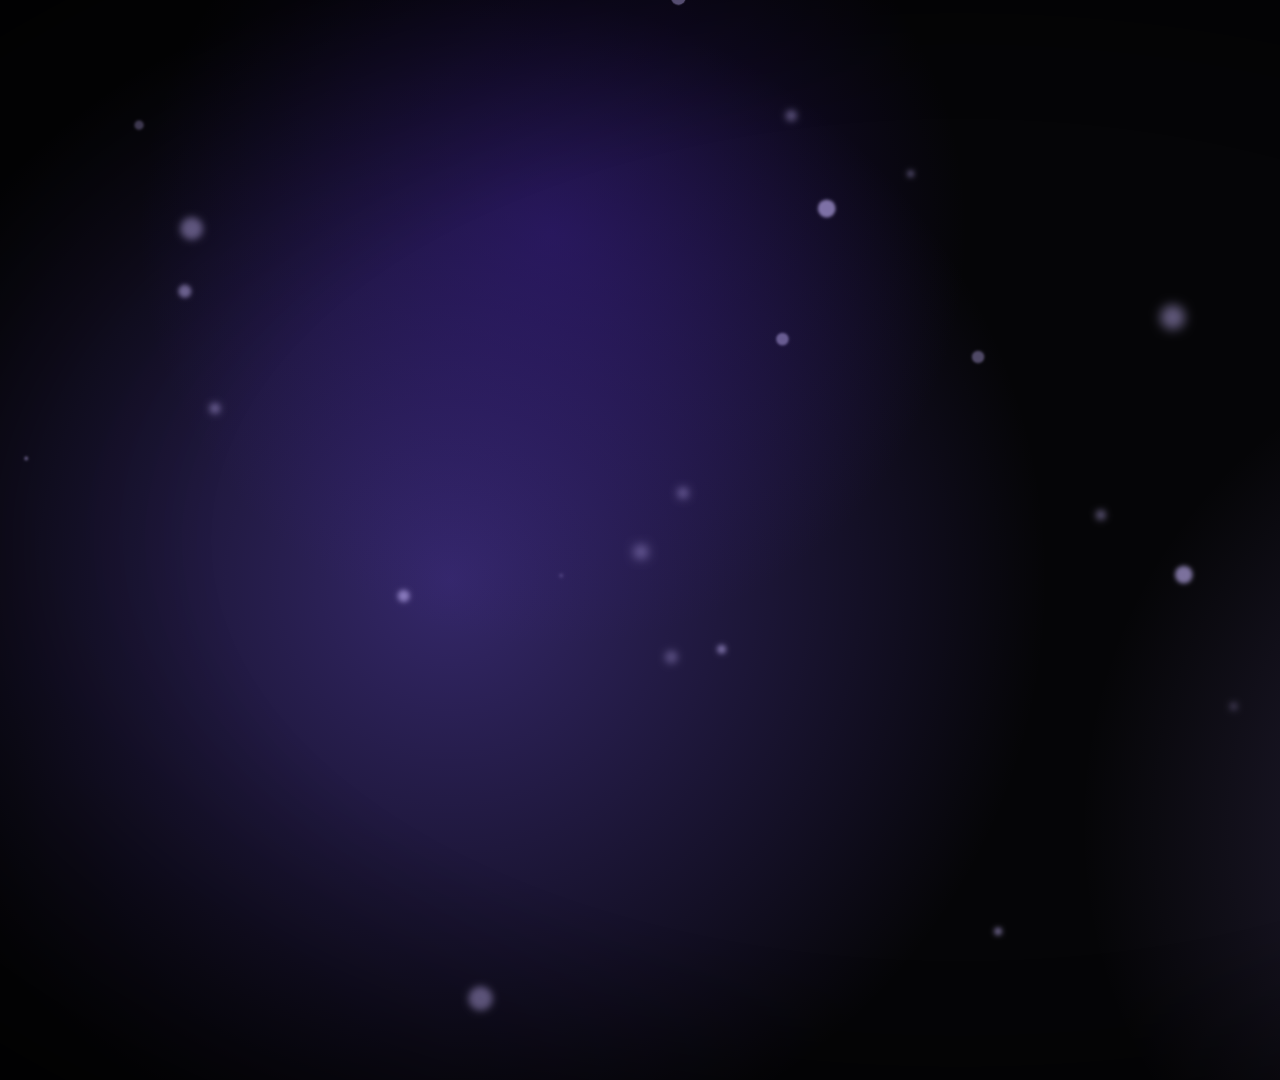
<file: docs/pitch_board/motion/src/motion.html>
<!doctype html><html><head><meta charset="utf-8"><style>
@font-face{font-family:Unb;font-weight:800;src:url(fonts/unbounded-latin-800-normal.woff2);unicode-range:U+0000-00FF,U+0131,U+0152-0153,U+02BB-02BC,U+02C6,U+02DA,U+02DC,U+2000-206F,U+20AC,U+2122,U+2191,U+2193,U+2212,U+2215,U+FEFF,U+FFFD}
@font-face{font-family:Unb;font-weight:800;src:url(fonts/unbounded-cyrillic-800-normal.woff2);unicode-range:U+0301,U+0400-045F,U+0490-0491,U+04B0-04B1,U+2116}
@font-face{font-family:Unb;font-weight:900;src:url(fonts/unbounded-latin-900-normal.woff2);unicode-range:U+0000-00FF,U+0131,U+0152-0153,U+02BB-02BC,U+02C6,U+02DA,U+02DC,U+2000-206F,U+20AC,U+2122,U+2191,U+2193,U+2212,U+2215,U+FEFF,U+FFFD}
@font-face{font-family:Unb;font-weight:900;src:url(fonts/unbounded-cyrillic-900-normal.woff2);unicode-range:U+0301,U+0400-045F,U+0490-0491,U+04B0-04B1,U+2116}
@font-face{font-family:Man;font-weight:700;src:url(fonts/manrope-latin-700-normal.woff2);unicode-range:U+0000-00FF,U+0131,U+0152-0153,U+02BB-02BC,U+02C6,U+02DA,U+02DC,U+2000-206F,U+20AC,U+2122,U+2191,U+2193,U+2212,U+2215,U+FEFF,U+FFFD}
@font-face{font-family:Man;font-weight:700;src:url(fonts/manrope-cyrillic-700-normal.woff2);unicode-range:U+0301,U+0400-045F,U+0490-0491,U+04B0-04B1,U+2116}
@font-face{font-family:Man;font-weight:500;src:url(fonts/manrope-latin-500-normal.woff2);unicode-range:U+0000-00FF,U+0131,U+0152-0153,U+02BB-02BC,U+02C6,U+02DA,U+02DC,U+2000-206F,U+20AC,U+2122,U+2191,U+2193,U+2212,U+2215,U+FEFF,U+FFFD}
@font-face{font-family:Man;font-weight:500;src:url(fonts/manrope-cyrillic-500-normal.woff2);unicode-range:U+0301,U+0400-045F,U+0490-0491,U+04B0-04B1,U+2116}
html,body{margin:0;background:#050507;overflow:hidden}
#stage{position:absolute;left:0;top:0;width:1920px;height:1080px;overflow:hidden;background:#050507;color:#F2F2F5;font-family:Man,Arial,sans-serif;perspective:1500px;perspective-origin:50% 50%}
#bg{position:absolute;inset:0}
.blob{position:absolute;border-radius:50%}
#world{position:absolute;left:960px;top:540px;width:0;height:0;transform-style:preserve-3d}
.it{position:absolute;left:0;top:0}
.c{transform:translate(-50%,-50%)}
.txt{white-space:nowrap;font-family:Unb;font-weight:900;color:#F2F2F5;line-height:1;text-align:center}
.lil{color:#A78BFA}
.card{border-radius:30px;border:2px solid rgba(167,139,250,.45);background-size:cover;box-shadow:0 40px 120px rgba(124,92,255,.35),0 0 0 1px rgba(255,255,255,.06);backface-visibility:hidden}
.chip{font:700 34px Man;padding:16px 34px;border-radius:999px;border:2px solid rgba(167,139,250,.7);background:rgba(20,18,32,.85);color:#F2F2F5;white-space:nowrap}
.bub{position:absolute;font:700 30px/1.3 Man;padding:20px 28px;border-radius:30px;max-width:470px}
#vig{position:absolute;inset:0;background:radial-gradient(ellipse at center,transparent 55%,rgba(0,0,0,.65) 100%);pointer-events:none}
#flash{position:absolute;inset:0;pointer-events:none;background:radial-gradient(circle at 50% 50%,#fff 0%,#cdbfff 30%,rgba(124,92,255,.0) 70%);opacity:0}
</style></head><body><div id="stage">
<div id="bg"><div class="blob" id="b1" style="width:1300px;height:1300px;background:radial-gradient(circle,rgba(124,92,255,.40),transparent 65%)"></div>
<div class="blob" id="b2" style="width:1100px;height:1100px;background:radial-gradient(circle,rgba(167,139,250,.25),transparent 65%)"></div>
<div class="blob" id="b3" style="width:900px;height:900px;background:radial-gradient(circle,rgba(60,30,150,.45),transparent 65%)"></div></div>
<div id="world"></div><div id="vig"></div><div id="flash"></div></div>
<script>
const W=document.getElementById('world');
const cl=(x,a=0,b=1)=>Math.min(b,Math.max(a,x)), seg=(t,a,b)=>cl((t-a)/(b-a));
const lerp=(a,b,k)=>a+(b-a)*k;
const E={out:x=>1-Math.pow(1-x,3),inn:x=>x*x*x,io:x=>x<.5?4*x*x*x:1-Math.pow(-2*x+2,3)/2,expo:x=>x>=1?1:1-Math.pow(2,-10*x),
 back:x=>{const c=1.9;return 1+(c+1)*Math.pow(x-1,3)+c*Math.pow(x-1,2)},lin:x=>x};
const R=(n=>()=>(n=(n*1664525+1013904223)>>>0)/4294967296)(7);
const items=[]; // {update}
function mk(cls,css,html,parent=W){const d=document.createElement('div');d.className='it '+cls;d.style.cssText=css||'';if(html!=null)d.innerHTML=html;d._disp=d.style.display;parent.appendChild(d);return d;}
function T(d,o){ // transform+opacity+blur
 d.style.transform=(d.classList.contains('c')?'translate(-50%,-50%) ':'')+`translate3d(${o.x||0}px,${o.y||0}px,${o.z||0}px) rotateX(${o.rx||0}deg) rotateY(${o.ry||0}deg) rotateZ(${o.rz||0}deg) scale(${o.s==null?1:o.s})`;
 d.style.opacity=o.o==null?1:o.o; d.style.filter=o.b>0.05?`blur(${o.b}px)`:'none'; d.style.display=(o.o===0)?'none':(d._disp||'');}
function reg(f){items.push(f)}
// ---------- частицы ----------
const P=[];for(let i=0;i<90;i++){const z=-900+R()*1500;const d=mk('c','width:8px;height:8px;border-radius:50%;background:#C9B8FF;');P.push({d,x:(R()-.5)*3200,y:(R()-.5)*1800,z,s:.5+R()*1.6,ph:R()*6.28,b:Math.abs(z-100)/260});}
reg(t=>{P.forEach(p=>T(p.d,{x:p.x,y:p.y+Math.sin(t*.8+p.ph)*18,z:p.z,s:p.s,o:.25+.35*Math.abs(Math.sin(t*.9+p.ph)),b:Math.min(5,p.b)}))});
// ---------- S1 ----------
const s1a=mk('c txt','font-size:220px','Не с кем'), s1b=mk('c txt','font-size:220px','идти<span class="lil">?</span>');
const tmp='Кому-то тоже.';const s1c=mk('c','display:flex;font-family:Unb;font-weight:900;font-size:112px;color:#C9B8FF;white-space:pre');
const s1l=[...tmp].map(ch=>{const sp=document.createElement('span');sp.textContent=ch;sp.style.cssText='display:inline-block';s1c.appendChild(sp);return sp});
const o1=mk('c','width:96px;height:96px;border-radius:50%;background:radial-gradient(circle,#fff 0%,#B9A4FF 40%,rgba(124,92,255,0) 72%)');
const o2=mk('c','width:96px;height:96px;border-radius:50%;background:radial-gradient(circle,#fff 0%,#7C5CFF 40%,rgba(124,92,255,0) 72%)');
reg(t=>{
 const out=seg(t,3.3,3.75), vis=t<3.8;
 const a=seg(t,.12,.75), b2=seg(t,.55,1.15);
 T(s1a,{x:0,y:-150,z:lerp(1200,0,E.expo(a))-out*900,s:1+Math.sin(t*1.1)*.01,o:vis?(a>0?1-out:0):0,b:lerp(34,0,E.out(a))+out*18,rz:lerp(-4,0,E.out(a))});
 T(s1b,{x:0,y:96,z:lerp(1200,0,E.expo(b2))-out*900,o:vis?(b2>0?1-out:0):0,b:lerp(34,0,E.out(b2))+out*18,rz:lerp(4,0,E.out(b2))});
  s1l.forEach((sp,i)=>{const k=seg(t,1.7+i*.05,2.3+i*.05);sp.style.transform=`translateY(${(1-E.back(k))*-90}px) rotateX(${(1-E.out(k))*-100}deg)`;sp.style.opacity=k>0?(1-out):0});
 T(s1c,{x:0,y:330,z:-out*500,o:vis?1:0});
 const m=E.io(seg(t,2.3,3.55)), ap=seg(t,2.2,2.5);
 const grow=1+m*2.2;
 T(o1,{x:lerp(-760,0,m),y:lerp(-380,0,m)+Math.sin(t*3)*14*(1-m),z:30,s:grow*E.out(ap),o:t<3.75?1:0});
 T(o2,{x:lerp(760,0,m),y:lerp(380,0,m)+Math.cos(t*3)*14*(1-m),z:30,s:grow*E.out(ap),o:t<3.75?1:0});
});
// ---------- S2 ----------
const logo=mk('c','width:220px;height:220px;border-radius:50px;background:#14121C url(assets/logo.png) center/cover;box-shadow:0 0 120px rgba(124,92,255,.7)');
const word=mk('c txt','font-size:170px','Pop<span class="lil">le</span>');
const h2w=['Учёба','и','общение','AlmaU','—','в','одном','месте.'];
const h2=mk('c','display:flex;gap:26px;justify-content:center;width:1700px;flex-wrap:wrap;font-family:Unb;font-weight:800;font-size:76px;line-height:1.15;color:#F2F2F5');
const h2s=h2w.map(w=>{const s=document.createElement('span');s.textContent=w;s.style.cssText='display:inline-block';if(w==='AlmaU')s.style.color='#A78BFA';h2.appendChild(s);return s});
const cards=[['shot_dash.jpg',-660,100,-120,24,0],['shot_events.jpg',660,100,-120,-24,0],['shot_home.jpg',0,190,140,0,0]].map(([f,x,y,z,ry])=>({d:mk('c card','width:900px;height:563px;background-image:url(assets/'+f+')'),x,y,z,ry}));
const chipT=['Расписание','Оценки','Задания','Экзамены'];
const chips=chipT.map(c=>mk('c chip','',c));
reg(t=>{
 const vis=t>3.6&&t<10.4;
 const lg=E.back(seg(t,3.85,4.6)), wd=E.out(seg(t,4.3,5.0)), mv=E.io(seg(t,5.3,6.1));
 const exitS=seg(t,9.5,10.2);
 T(logo,{x:lerp(-330,-720,mv),y:lerp(0,-400,mv),z:lerp(0,200,0),s:lg*lerp(1,.5,mv)*(1-exitS*.3),o:vis&&t>3.85?1-exitS:0,rz:lerp(-90,0,E.out(seg(t,3.85,4.6)))});
 T(word,{x:lerp(210,-420,mv),y:lerp(0,-400,mv),s:lerp(1,.42,mv)*(1-exitS*.3),o:vis&&t>4.3?wd*(1-exitS):0,b:lerp(24,0,wd)});
 const hs=h2s.map((s,i)=>{const k=seg(t,5.7+i*.07,6.3+i*.07);s.style.transform=`translateY(${(1-E.out(k))*70}px) rotateX(${(1-E.out(k))*-80}deg)`;s.style.opacity=k>0?1-exitS:0;return 0});
 T(h2,{x:0,y:-235+Math.sin(t)*4,s:1-exitS*.2,o:vis?1:0});
 cards.forEach((c,i)=>{const k=E.out(seg(t,6.3+i*.25,7.5+i*.25));
  const fx=Math.sin(t*1.3+i)*14;
  T(c.d,{x:lerp(c.x*2.4,c.x,k),y:lerp(c.y+700,c.y,k)+fx,z:lerp(-1700,c.z,k)+exitS*1400,ry:c.ry+Math.sin(t*.6)*4,rx:lerp(40,6,k),o:vis&&k>0?(1-exitS):0,b:lerp(18,0,k)+(c.z<0?1.3:0)});});
 chips.forEach((c,i)=>{const k=E.back(seg(t,8.2+i*.18,8.8+i*.18));T(c,{x:-480+i*320,y:455,s:k,o:vis&&k>0?1-exitS:0});});
});
// ---------- S3 ----------
const t3a=mk('c txt','font-size:112px;text-align:left','Ник');
const t3b=mk('c txt','font-size:70px;text-align:left','вместо <span class="lil">имени</span>');
const t3c=mk('c','font:500 38px/1.4 Man;width:640px;color:#C4C2D4','Анонимный чат: имя, телефон и почта скрыты, пока ты сам не нажмёшь «Раскрыть личность»');
const panel=mk('c','width:760px;height:800px;border-radius:44px;background:linear-gradient(160deg,#241F45,#14112A);border:2px solid rgba(167,139,250,.7);box-shadow:0 50px 160px rgba(124,92,255,.45)');
panel.innerHTML=`<div style="position:absolute;left:40px;top:34px;font:700 28px Man;color:#C4C2D4">Анонимный собеседник</div><div style="position:absolute;right:40px;top:34px;font:700 24px Man;color:#8EF0B0">● онлайн</div><div style="position:absolute;left:40px;right:40px;top:90px;height:2px;background:rgba(167,139,250,.25)"></div>
<div style="position:absolute;right:30px;bottom:28px;font:700 22px Man;color:#8A88A0;border:1px solid #3a3555;border-radius:999px;padding:6px 16px">пример диалога</div>`;
const B3=[['привет) ты тоже первый раз на акустике?','l',150,11.15],['да, одной идти было стрёмно ахах','r',300,12.1],['давай встретимся у входа в 18:50?','l',450,13.25]].map(([tx,sd,y,t0])=>{const b=document.createElement('div');b.className='bub';b.textContent=tx;b.style.cssText+=(sd==='l'?`left:40px;background:#1F1D2E;color:#F2F2F5;border-bottom-left-radius:8px;`:`right:40px;background:#A78BFA;color:#120F26;border-bottom-right-radius:8px;`)+`top:${y}px;transform-origin:${sd==='l'?'0':'100%'} 100%`;panel.appendChild(b);return {b,t0};});
const typ=document.createElement('div');typ.style.cssText='position:absolute;left:40px;top:455px;background:#1F1D2E;padding:22px 30px;border-radius:30px;font:700 34px Man;color:#8A88A0';typ.textContent='●●●';panel.appendChild(typ);
const rev=document.createElement('div');rev.style.cssText='position:absolute;left:40px;right:40px;top:625px;text-align:center;font:700 29px Man;color:#F2F2F5;border:2px solid #A78BFA;border-radius:22px;padding:18px;background:rgba(124,92,255,.22)';rev.textContent='🎓 Собеседник раскрылся: Аружан, 2 курс';panel.appendChild(rev);
const ring=mk('c','width:300px;height:300px;border-radius:50%;border:6px solid #C9B8FF');
reg(t=>{
 const vis=t>9.7&&t<16.4, en=seg(t,10.1,10.9), ex=seg(t,15.4,16.1);
 const k=E.out(en);
 T(t3a,{x:-600,y:-190,z:lerp(900,0,E.expo(en))-ex*700,o:vis&&en>0?1-ex:0,b:lerp(26,0,k)});
 T(t3b,{x:-540,y:-60,z:lerp(900,0,E.expo(seg(t,10.3,11.0)))-ex*700,o:vis&&t>10.3?1-ex:0,b:lerp(26,0,E.out(seg(t,10.3,11)))});
 T(t3c,{x:-480,y:90+Math.sin(t*1.2)*4,s:1,o:vis?E.out(seg(t,11.0,11.8))*(1-ex):0,z:-ex*500});
 T(panel,{x:lerp(1500,500,E.out(seg(t,10.2,11.1)))+ex*900,y:Math.sin(t*1.1)*10,z:lerp(-500,40,E.out(seg(t,10.2,11.1))),ry:-14+Math.sin(t*.5)*3,rx:4,rz:lerp(8,0,E.out(seg(t,10.2,11.1))),o:vis?1:0});
 B3.forEach(({b,t0})=>{const kk=E.back(seg(t,t0,t0+.45));b.style.transform=`scale(${kk})`;b.style.opacity=t>=t0?1:0});
 const tp=t>12.7&&t<13.2; typ.style.opacity=tp?1:0; typ.textContent=['●○○','○●○','○○●'][Math.floor(t*6)%3];
 const rk=E.back(seg(t,14.15,14.6)); rev.style.transform=`scale(${rk})`;rev.style.opacity=t>=14.15?1:0;
 const rg=seg(t,14.15,14.9); T(ring,{x:500,y:150,z:60,s:.4+E.out(rg)*2.6,o:vis&&rg>0&&rg<1?(1-rg):0});
});
// ---------- S4 ----------
const ev=mk('c card','width:1240px;height:775px;background-image:url(assets/shot_events.jpg)');
const k=1240/2560; const bx=(892)*k-620, by=(720)*k-387.5, fx_=(884)*k-620, fy=(828)*k-387.5;
const cur=mk('c','width:50px;height:50px');cur.innerHTML='<svg width="50" height="50" viewBox="0 0 24 24"><path d="M3 2l7 19 3-8 8-3z" fill="#fff" stroke="#0b0a14" stroke-width="1.4"/></svg>';
const rip=mk('c','width:120px;height:120px;border-radius:50%;border:5px solid #C9B8FF');
const hl=mk('c','width:300px;height:92px;border-radius:50px;border:5px solid #A78BFA;box-shadow:0 0 50px #7C5CFF');
const s4a=mk('c txt','font-size:210px;text-align:left','Иду');
const s4b=mk('c txt','font-size:54px;text-align:left','и найди <span class="lil">компанию</span>');
const s4c=mk('c','font:500 36px/1.4 Man;width:560px;color:#C4C2D4','Отметься на ивенте — и анонимно соединим с тем, кто тоже ищет, с кем пойти');
reg(t=>{
 const vis=t>15.7&&t<22.4, en=seg(t,16.1,17.1), ex=seg(t,21.4,22.1);
 const sl=E.out(en);
 T(ev,{x:lerp(1700,440,sl)+ex*1600,y:30+Math.sin(t*1.2)*8,z:lerp(-600,-60,sl),ry:lerp(-40,-17,sl)+Math.sin(t*.5)*2,rx:lerp(18,6,sl),o:vis?1:0});
 // положение карточки в мире ~ приближение: проекцию делает 3D; курсор и кольца кладём в плоскость карточки внутри неё
 T(s4a,{x:-520,y:-180,z:lerp(900,0,E.expo(seg(t,16.2,16.9)))-ex*800,o:vis&&t>16.2?1-ex:0,b:lerp(30,0,E.out(seg(t,16.2,16.9)))});
 T(s4b,{x:-500,y:20,z:lerp(500,0,E.out(seg(t,16.7,17.4)))-ex*600,o:vis&&t>16.7?1-ex:0});
 T(s4c,{x:-520,y:200,o:vis?E.out(seg(t,17.4,18.2))*(1-ex):0});
 // курсор в системе карточки
 const m1=E.io(seg(t,17.6,18.5)), m2=E.io(seg(t,19.3,19.9));
 const cx=lerp(lerp(-420,bx,m1),fx_,m2), cy=lerp(lerp(380,by,m1),fy,m2);
 const clk=seg(t,18.55,18.95);
 cur.style.transform=`translate(${cx}px,${cy}px) scale(${1-.18*Math.sin(clk*Math.PI)})`;
 cur.style.opacity=(t>17.5&&t<21.2)?1:0;
 rip.style.transform=`translate(-50%,-50%) translate(${bx}px,${by}px) scale(${.3+E.out(clk)*1.6})`;rip.style.opacity=clk>0&&clk<1?(1-clk):0;
 const hk=E.back(seg(t,19.8,20.3));
 hl.style.transform=`translate(-50%,-50%) translate(${fx_}px,${fy}px) scale(${hk})`;hl.style.opacity=t>19.8?1:0;
});
// курсор и кольца — дети карточки
[cur,rip,hl].forEach(e=>{ev.appendChild(e);e.style.left='620px';e.style.top='387.5px';});
// ---------- S5 ----------
const lg5=['summit','remus','hunters','mafia','mof'].map(n=>({n,d:mk('c','width:160px;height:160px;border-radius:50%;background:#fff url(assets/'+n+'.jpg) center/cover;border:6px solid rgba(167,139,250,.8);box-shadow:0 20px 80px rgba(124,92,255,.5)')}));
const hk5=mk('c card','width:760px;height:560px;background-image:url(assets/shot_summit.jpg);background-size:1621px 1013px;background-position:-25px -105px');
const t5a=mk('c txt','font-size:60px;text-align:left','Клубы AlmaU');
const t5b=mk('c txt','font-size:60px;text-align:left','уже <span class="lil">здесь</span>');
const t5c=mk('c','font:500 36px/1.4 Man;width:480px;color:#C4C2D4','Запись на походы, лист ожидания и напоминания — для Summit Seekers и других клубов');
reg(t=>{
 const vis=t>21.7&&t<26.4, en=seg(t,22.0,22.9), ex=seg(t,25.5,26.2);
 lg5.forEach((o,i)=>{const a=(i/5)*Math.PI*2 + t*.9; const rx=470, rz=240;
  const x=360+Math.cos(a)*rx, z=Math.sin(a)*rz-60, y=-300+Math.sin(a+1)*22;
  const front=(Math.sin(a)+1)/2; const k=E.out(seg(t,22.0+i*.12,22.9+i*.12));
  T(o.d,{x:lerp(360,x,k)+ex*500,y:lerp(-330,y,k),z:lerp(-1200,z,k),s:.8+front*.5,o:vis&&k>0?(1-ex):0,b:(1-front)*5});});
 T(hk5,{x:lerp(1300,360,E.out(seg(t,23.0,23.8)))+ex*900,y:110+Math.sin(t*1.4)*8,z:lerp(-300,0,E.out(seg(t,23.0,23.8))),ry:-14,rx:5,o:vis&&t>23?1:0});
 T(t5a,{x:-560,y:-300,z:lerp(800,0,E.expo(seg(t,22.2,22.9)))-ex*700,o:vis&&t>22.2?1-ex:0,b:lerp(24,0,E.out(seg(t,22.2,22.9)))});
 T(t5b,{x:-620,y:-225,z:lerp(800,0,E.expo(seg(t,22.4,23.1)))-ex*700,o:vis&&t>22.4?1-ex:0,b:lerp(24,0,E.out(seg(t,22.4,23.1)))});
 T(t5c,{x:-590,y:-90,o:vis?E.out(seg(t,23.3,24.1))*(1-ex):0});
});
// ---------- S6 ----------
const logo6=mk('c','width:300px;height:300px;border-radius:70px;background:#14121C url(assets/logo.png) center/cover;box-shadow:0 0 160px rgba(124,92,255,.8)');
const word6=mk('c txt','font-size:230px','Pop<span class="lil">le</span>');
const sweep=mk('c','width:220px;height:420px;background:linear-gradient(100deg,transparent,rgba(255,255,255,.55),transparent);transform:skewX(-20deg);mix-blend-mode:screen;opacity:.35');
const sub6=mk('c','font:700 44px/1.3 Man;color:#C4C2D4;text-align:center;width:1400px','Учёба и общение AlmaU — в одном месте');
const url6=mk('c chip','font-size:46px;padding:20px 48px;border-color:#A78BFA','almau-messenger.vercel.app');
reg(t=>{
 const vis=t>25.9, lg=E.back(seg(t,26.15,26.85)), wd=E.expo(seg(t,26.5,27.3));
 T(logo6,{x:-480,y:-90,s:lg,rz:lerp(-120,0,E.out(seg(t,26.15,26.9))),o:vis&&t>26.15?1:0});
 T(word6,{x:130+Math.sin(t*.7)*6,y:-90,z:lerp(700,0,wd),o:vis&&t>26.5?1:0,b:lerp(26,0,wd)});
 const sw=seg(t,27.7,28.6);T(sweep,{x:0,y:-90,z:5,o:0});
 T(sub6,{x:0,y:130,o:vis?E.out(seg(t,27.3,28.0)):0,s:1});
 T(url6,{x:0,y:260,s:E.back(seg(t,28.0,28.6)),o:vis&&t>28?1:0});
});
// ---------- камера ----------
const CAM=[[0,{z:260,rx:0,ry:0,rz:-2,x:0,y:0}],[3.6,{z:-120,rx:2,ry:-1,rz:1,x:0,y:0}],[4.0,{z:380,rx:0,ry:0,rz:0,x:0,y:0}],[6,{z:0,rx:3,ry:-5,rz:0,x:-40,y:20}],[10,{z:-150,rx:-2,ry:7,rz:-1,x:50,y:0}],
 [10.2,{z:150,rx:0,ry:3,rz:2,x:0,y:0}],[13,{z:-40,rx:3,ry:-3,rz:0,x:60,y:-10}],[16,{z:-90,rx:-2,ry:4,rz:-1,x:0,y:10}],[16.2,{z:200,rx:0,ry:5,rz:2,x:0,y:0}],[19,{z:-50,rx:2,ry:-4,rz:0,x:100,y:-10}],
 [22,{z:-120,rx:-3,ry:6,rz:-1,x:0,y:0}],[22.2,{z:160,rx:2,ry:-3,rz:2,x:0,y:0}],[25.9,{z:-40,rx:0,ry:5,rz:0,x:60,y:0}],[26.1,{z:400,rx:0,ry:0,rz:0,x:0,y:0}],[30,{z:90,rx:1,ry:-2,rz:0,x:-20,y:5}]];
function cam(t){let i=0;while(i<CAM.length-2&&t>=CAM[i+1][0])i++;const [t0,a]=CAM[i],[t1,b]=CAM[i+1];const k=E.io(cl((t-t0)/(t1-t0)));const o={};for(const key in a)o[key]=lerp(a[key],b[key],k);return o;}
window.renderAt=function(t){
 const c=cam(t);
 W.style.transform=`translateZ(${c.z}px) rotateX(${c.rx}deg) rotateY(${c.ry}deg) rotateZ(${c.rz}deg) translate3d(${-c.x}px,${-c.y}px,0)`;
 items.forEach(f=>f(t));
 const bl=(i,x,y,sp,ph)=>{const e=document.getElementById('b'+i);e.style.left=(x+Math.sin(t*sp+ph)*260)+'px';e.style.top=(y+Math.cos(t*sp*.8+ph)*180)+'px';};
 bl(1,-200,-250,.35,0);bl(2,800,350,.28,2);bl(3,300,-100,.22,4);
 // вспышки на стыках
 const f=(a,b)=>{const x=seg(t,a-.28,a);const y=seg(t,a,b);return x*(1-y)};
 document.getElementById('flash').style.opacity=Math.max(f(3.7,4.5)*1.0,f(10.0,10.5)*.55,f(16.0,16.5)*.55,f(22.0,22.5)*.55,f(26.0,26.9)*1.0);
 window.__done=true;
};
renderAt(0);
</script></body></html>
</file>
<file: site/css/app.css>
:root{--bg:#050507;--panel:#13101c;--line:#2a2436;--text:#f2f2f5;--mute:#9c93ad;--acc:#a78bfa;--acc2:#5b31bd;
 box-sizing:border-box;padding-top:env(safe-area-inset-top,0px);padding-bottom:env(safe-area-inset-bottom,0px)}
/* Явно border-box, а не inherit: содержимое <details> наследует через ::details-content, которого «*» не касается, и поля внутри раскрывающихся карточек вылезали бы за край */
*,*:before,*:after{box-sizing:border-box}
html{scroll-padding-top:env(safe-area-inset-top,0px)}
body{margin:0;background:var(--bg);color:var(--text);font:16px/1.6 Manrope,system-ui,sans-serif}
a{color:inherit}
h1,h2,h3{font-family:Unbounded,Manrope,sans-serif;line-height:1.1;margin:0}
.wrap{max-width:1240px;margin:0 auto;padding:0 20px}
nav{position:sticky;top:env(safe-area-inset-top,0px);z-index:10;background:rgba(5,5,7,.85);backdrop-filter:blur(12px);border-bottom:1px solid var(--line)}
nav .wrap{display:flex;align-items:center;gap:8px;height:64px}
.nav-drawer{position:absolute;top:calc(64px + env(safe-area-inset-top,0px));right:20px;max-width:calc(100vw - 40px);min-width:220px;
 background:var(--panel);border:1px solid var(--line);border-radius:18px;padding:8px;display:flex;flex-direction:column;gap:2px;
 box-shadow:0 20px 50px rgba(0,0,0,.5);opacity:0;visibility:hidden;transform:translateY(-8px);transition:opacity .18s,transform .18s}
.nav-drawer.open{opacity:1;visibility:visible;transform:translateY(0)}
.nav-drawer .tab{padding:12px 14px;border-radius:12px;white-space:nowrap}
.nav-drawer .tab.on{background:#1c1826;color:var(--text)}
.logo{display:flex;align-items:center;gap:10px;font-family:Unbounded;font-weight:800;font-size:15px;margin-right:auto;white-space:nowrap;text-decoration:none}
.logo img{width:36px;height:36px;border-radius:50%;flex:none}
.logo b{color:var(--acc)}
.tab{padding:8px 14px;border-radius:999px;text-decoration:none;color:var(--mute);white-space:nowrap;font-weight:500}
.tab.on{background:var(--panel);color:var(--text);border:1px solid var(--line)}
.btn{display:inline-block;background:var(--acc);color:#050507;font-weight:700;padding:12px 22px;border-radius:999px;text-decoration:none;white-space:nowrap}
.btn.ghost{background:transparent;color:var(--text);border:1px solid var(--line)}
.actions{display:flex;gap:8px;flex-wrap:wrap}
.btn.sm{padding:7px 14px;font-size:13px;margin-top:12px}
button.btn{font:700 15px Manrope,system-ui,sans-serif;cursor:pointer;border:none}
button.btn:disabled{opacity:.6;cursor:default}
.going-count{color:var(--mute)}
a:focus-visible,button:focus-visible{outline:2px solid var(--acc);outline-offset:3px}
section{padding:56px 0}
.page{display:none}.page.on{display:block}
/* [hidden] должен побеждать display:grid/flex классов вроде .lead — иначе скрытая форма всё равно видна */
[hidden]{display:none!important}
/* hero */
.hero{display:grid;grid-template-columns:1.1fr .9fr;gap:40px;align-items:center;padding:64px 0 40px}
.hero h1{font-size:clamp(34px,5.6vw,68px);font-weight:800;letter-spacing:-.02em}
.hero p{color:var(--mute);font-size:18px;max-width:34em;margin:22px 0 28px}
.chat{background:var(--panel);border:1px solid var(--line);border-radius:28px;padding:22px;min-height:380px;display:flex;flex-direction:column;gap:10px;position:relative;overflow:hidden}
.chat:before{content:"";position:absolute;inset:-40% -40% auto auto;width:320px;height:320px;background:radial-gradient(var(--acc2),transparent 70%);opacity:.35}
.chat .top{display:flex;justify-content:space-between;color:var(--mute);font-size:13px;border-bottom:1px solid var(--line);padding-bottom:12px;position:relative}
.msg{max-width:78%;padding:10px 14px;border-radius:18px;font-size:15px;position:relative;opacity:0;transform:translateY(8px);animation:in .4s forwards}
.msg.l{background:#1c1c24;border-bottom-left-radius:4px}
.msg.r{background:var(--acc);color:#050507;align-self:flex-end;border-bottom-right-radius:4px}
.msg.sys{align-self:center;background:transparent;border:1px dashed var(--line);color:var(--mute);font-size:13px}
@keyframes in{to{opacity:1;transform:none}}
@media (prefers-reduced-motion:reduce){.msg{animation:none;opacity:1;transform:none}}
/* sections */
.head{display:flex;justify-content:space-between;align-items:end;gap:20px;margin-bottom:26px;flex-wrap:wrap}
.head h2{font-size:clamp(26px,3.4vw,40px)}
.head p{color:var(--mute);margin:8px 0 0;max-width:40em}
.steps{display:grid;grid-template-columns:repeat(4,1fr);gap:14px}
.step{border:1px solid var(--line);border-radius:22px;padding:22px;background:var(--panel)}
.step span{font-family:Unbounded;color:var(--acc);font-size:28px}
.step h3{font-size:17px;margin:14px 0 8px}
.step p{color:var(--mute);margin:0;font-size:15px}
.feat{display:grid;grid-template-columns:repeat(3,1fr);gap:1px;background:var(--line);border:1px solid var(--line);border-radius:22px;overflow:hidden}
.feat div{background:var(--bg);padding:26px}
.feat h3{font-size:16px;margin-bottom:8px}.feat p{color:var(--mute);margin:0;font-size:15px}
.feat .new{color:var(--acc);font-size:11px;font-family:Manrope;font-weight:700;border:1px solid var(--acc);border-radius:999px;padding:1px 8px;margin-left:6px;vertical-align:middle}
code{background:#1c1c24;padding:2px 7px;border-radius:6px;color:var(--acc)}
.filters{display:flex;gap:8px;flex-wrap:wrap}
.filters button{background:var(--panel);color:var(--mute);border:1px solid var(--line);border-radius:999px;padding:8px 16px;font:500 14px Manrope;cursor:pointer}
.filters button.on{background:var(--text);color:var(--bg)}
.grid{display:grid;grid-template-columns:repeat(auto-fill,minmax(270px,1fr));gap:14px}
.tile{position:relative;border-radius:22px;overflow:hidden;min-height:320px;display:flex;flex-direction:column;justify-content:flex-end;padding:20px;border:1px solid var(--line);isolation:isolate}
.tile .art{position:absolute;inset:0;z-index:-1}
.tile .art:after{content:"";position:absolute;inset:0;background:linear-gradient(transparent 25%,rgba(5,5,7,.92) 78%)}
.tile .glyph{position:absolute;top:16px;left:18px;font-size:44px}
.tile .badge{position:absolute;top:16px;left:18px;width:76px;height:76px;border-radius:50%;object-fit:cover;border:2px solid rgba(255,255,255,.2);box-shadow:0 8px 24px rgba(0,0,0,.45);background:#fff}
.ev .badge{width:56px;height:56px}
.tile{padding-top:112px}.tile.ev{padding-top:92px}
.cta .mark{width:88px;height:88px;border-radius:50%;margin-bottom:18px}
.tile .ig{position:absolute;top:18px;right:18px;background:rgba(0,0,0,.45);backdrop-filter:blur(6px);font-size:12px;padding:5px 10px;border-radius:999px;text-decoration:none}
.tile h3{font-size:20px}
.tile p{color:#c8c8d2;font-size:14px;margin:8px 0 12px}
.chips{display:flex;gap:6px;flex-wrap:wrap}
.chips span{font-size:12px;border:1px solid rgba(255,255,255,.18);border-radius:999px;padding:3px 10px;color:#dcdce4}
.tile.wide{grid-column:span 2}
.ev .date{font-family:Unbounded;font-size:13px;color:var(--acc);margin-bottom:8px;text-shadow:0 1px 6px rgba(0,0,0,.9),0 0 2px rgba(0,0,0,.9)}
.ev .who{font-size:13px;color:var(--mute)}
.ev .btn{align-self:flex-start}
.empty{color:var(--mute);border:1px dashed var(--line);border-radius:22px;padding:28px;text-align:center}
.cta{border-radius:28px;padding:48px 28px;text-align:center;background:radial-gradient(circle at 30% 0,rgba(91,49,189,.5),transparent 60%),var(--panel);border:1px solid var(--line)}
.cta h2{font-size:clamp(26px,3.6vw,44px);margin-bottom:14px}.cta p{color:var(--mute);margin:0 0 26px}
.stats-bar{display:flex;gap:32px;flex-wrap:wrap;margin:28px 0 0}
.stats-bar div{display:flex;flex-direction:column;gap:4px}
.stats-bar b{font-family:Unbounded;font-size:30px;color:var(--acc)}
.stats-bar span{color:var(--mute);font-size:13px}
.lead{display:grid;gap:12px;max-width:480px;margin:0 auto;background:var(--panel);border:1px solid var(--line);border-radius:22px;padding:28px}
.lead input,.lead textarea{background:#0b0b0f;border:1px solid var(--line);border-radius:14px;padding:12px 14px;color:var(--text);font:15px Manrope;resize:vertical}
.lead input:focus,.lead textarea:focus{outline:2px solid var(--acc);outline-offset:1px}
.lead textarea{min-height:90px}
#register-student-fields{display:grid;gap:12px}
.lead .btn{justify-self:start;border:none;cursor:pointer;font:700 15px Manrope}
.lead-status{color:var(--mute);font-size:14px;margin:0;min-height:1.2em}
.partner-badge{display:inline-flex;align-items:center;gap:6px;border:1px solid var(--acc);color:var(--acc);border-radius:999px;padding:4px 12px;font-size:13px;font-weight:700}
.partner-card{display:flex;align-items:center;gap:20px;flex-wrap:wrap;background:var(--panel);border:1px solid var(--line);border-radius:22px;padding:22px;text-decoration:none}
.partner-card:hover{border-color:var(--acc)}
.partner-card img{width:84px;height:84px;border-radius:50%;object-fit:cover;flex:none}
.partner-card div{flex:1;min-width:220px}.partner-card h3{font-size:20px;margin:8px 0 6px}.partner-card p{color:var(--mute);margin:0;font-size:15px}
.partners{display:grid;gap:14px}
/* Страницы партнёров Remus и Hunters: свой акцент поверх общей темы */
#p-remus{--acc:#ecebf5;--glow:rgba(236,235,245,.18)}
#p-hunters{--acc:#ff5361;--glow:rgba(214,38,52,.35)}
.club-hero.themed{margin-top:32px;padding:40px 32px;border-radius:28px;border:1px solid var(--line);
  background:radial-gradient(circle at 15% 0,var(--glow),transparent 55%),radial-gradient(circle at 100% 100%,rgba(91,49,189,.25),transparent 50%),var(--panel)}
#p-remus .club-hero img{background:#000;border-color:#3a3a46}
#p-hunters .club-hero img{background:#fff;border-color:#5a1820}
/* Mafia — неоновый красный, как на логотипе; MOF — чёрно-белый сплит */
#p-mafia{--acc:#ff3347;--glow:rgba(255,30,60,.32)}
#p-mafia .club-hero img{background:#000;border-color:#ff3347;box-shadow:0 0 24px rgba(255,51,71,.45)}
#p-mafia .club-hero h1{text-shadow:0 0 18px rgba(255,51,71,.55)}
#p-mof{--acc:#f3f1ea;--glow:rgba(243,241,234,.12)}
#p-mof .club-hero.themed{background:linear-gradient(105deg,#050507 0 50%,#16151a 50% 100%)}
#p-mof .club-hero img{background:#fff;border-color:#f3f1ea}
.games{display:grid;grid-template-columns:repeat(3,1fr);gap:14px}
.games div{background:var(--panel);border:1px solid var(--line);border-radius:22px;padding:22px}
.games b{font-size:28px;display:block;margin-bottom:8px}.games h3{font-size:18px;margin-bottom:6px}.games p{color:var(--mute);margin:0;font-size:14px}
@media(max-width:760px){.games{grid-template-columns:1fr}}
.partner-form{max-width:none;margin:0}
.partner-form .row{display:grid;grid-template-columns:1fr 1fr;gap:12px}
.partner-form label{display:grid;gap:6px;font-size:13px;color:var(--mute)}
.partner-split{display:grid;grid-template-columns:1fr 1.1fr;gap:24px;align-items:start}
.partner-split .pitch h2{font-size:clamp(24px,3vw,36px);margin-bottom:12px}
.partner-split .pitch p{color:var(--mute);margin:0 0 14px}
.partner-split .pitch ul{margin:0;padding-left:20px;color:#dcdce4;display:grid;gap:8px}
/* Длинные кнопки партнёров («Записаться волонтёром на день открытых дверей») на телефоне переносим, а не растягиваем страницу */
.club-hero .btn,.cta .btn,.partner-form .btn,.partner-card .btn{white-space:normal;text-align:center}
.club-hero>div,.partner-split>*{min-width:0}
@media(max-width:760px){.partner-split,.partner-form .row{grid-template-columns:1fr}.club-hero.themed{padding:28px 20px}}
.club-hero{display:flex;gap:32px;align-items:center;flex-wrap:wrap;padding:56px 0 24px}
.club-hero img{width:160px;height:160px;border-radius:50%;object-fit:cover;border:3px solid var(--line);flex:none}
.club-hero h1{font-size:clamp(34px,5vw,60px);font-weight:800;margin:14px 0 10px}
.club-hero p{color:var(--mute);font-size:18px;max-width:36em;margin:0 0 22px}
.hike{display:flex;flex-direction:column;gap:10px;background:var(--panel);border:1px solid var(--line);border-radius:22px;padding:22px}
.hike .when{font-family:Unbounded;font-size:13px;color:var(--acc)}
.hike h3{font-size:19px}.hike p{margin:0;color:var(--mute);font-size:14px}
.hike .meta{display:flex;gap:6px;flex-wrap:wrap}
.hike .meta span,.demo-tag{font-size:12px;border:1px solid var(--line);border-radius:999px;padding:3px 10px;color:#dcdce4}
.demo-tag{color:var(--mute);margin-left:8px;font-family:Manrope;font-weight:500}
.spots{font-size:13px;color:var(--text)}
.bar{height:6px;border-radius:99px;background:var(--line);overflow:hidden}.bar i{display:block;height:100%;background:var(--acc);border-radius:99px}
.hike .btn{align-self:flex-start;margin-top:auto}
.rules{display:grid;gap:10px;padding:0;margin:0;list-style:none}
.rules li{background:var(--panel);border:1px solid var(--line);border-radius:16px;padding:14px 18px;color:#dcdce4}
.checklist{display:grid;grid-template-columns:repeat(auto-fill,minmax(260px,1fr));gap:8px}
.checklist label{display:flex;gap:10px;align-items:center;background:var(--panel);border:1px solid var(--line);border-radius:14px;padding:11px 14px;cursor:pointer}
.checklist input{accent-color:var(--acc);width:18px;height:18px;flex:none}
details.lesson{background:var(--panel);border:1px solid var(--line);border-radius:16px;margin-bottom:10px}
details.lesson summary{padding:16px 20px;cursor:pointer;font-weight:700;list-style:none}
details.lesson summary::-webkit-details-marker{display:none}
details.lesson[open] summary{color:var(--acc)}
details.lesson ul{margin:0;padding:0 20px 18px 40px;color:#dcdce4;display:grid;gap:6px}
.authbox{max-width:480px;margin:0 auto;display:grid;gap:14px}
.authtabs{display:flex;gap:8px;background:var(--panel);border:1px solid var(--line);border-radius:999px;padding:4px}
.authtab{flex:1;border:none;background:transparent;color:var(--mute);padding:10px;border-radius:999px;font:700 14px Manrope;cursor:pointer}
.authtab.on{background:var(--acc);color:#050507}
.gender-pick{display:flex;gap:10px;flex-wrap:wrap;justify-content:center}
.gender-pick label{display:flex;align-items:center;gap:8px;background:var(--panel);border:1px solid var(--line);border-radius:999px;padding:9px 16px;cursor:pointer;font-size:14px}
.gender-pick input{accent-color:var(--acc)}
#chat-box{max-height:60vh;overflow-y:auto}
.people-search{width:100%;max-width:480px;display:block;margin:0 auto 18px;background:#0b0b0f;border:1px solid var(--line);
 border-radius:999px;padding:12px 18px;color:var(--text);font:15px Manrope}
.people-search:focus{outline:2px solid var(--acc);outline-offset:1px}
.people-row{display:flex;justify-content:space-between;align-items:center;gap:12px;background:var(--panel);
 border:1px solid var(--line);border-radius:16px;padding:14px 18px;margin-bottom:8px}
.people-row small{color:var(--mute);font-size:13px;display:block;margin-top:2px}
.course-card{background:var(--panel);border:1px solid var(--line);border-radius:16px;padding:16px 18px;margin-bottom:10px}
.course-card h4{margin:0 0 4px;font-size:17px}
.course-card .meta{color:var(--mute);font-size:13px;margin:0 0 10px}
.course-card .actions{margin-top:10px}
.mini-form{display:flex;gap:8px;flex-wrap:wrap;align-items:center;margin-top:10px;padding-top:10px;border-top:1px solid var(--line)}
.mini-form input,.mini-form select{background:#0b0b0f;border:1px solid var(--line);border-radius:10px;padding:8px 10px;color:var(--text);font:14px Manrope}
.mini-form input[type="number"]{width:80px}
.mini-form input[type="time"]{width:110px}
.roster-row{display:flex;justify-content:space-between;align-items:center;gap:10px;padding:8px 0;border-top:1px solid var(--line)}
.roster-row:first-child{border-top:none}
.grade-pill{font-size:12px;border:1px solid var(--line);border-radius:999px;padding:3px 10px;color:#dcdce4;margin:2px 4px 2px 0;display:inline-block}
.chat-input{display:flex;gap:10px;margin-top:14px}
.chat-input input{flex:1;background:#0b0b0f;border:1px solid var(--line);border-radius:999px;padding:12px 18px;color:var(--text);font:15px Manrope}
.chat-input input:focus{outline:2px solid var(--acc);outline-offset:1px}
.chat-input .btn{border:none;cursor:pointer;padding:12px 22px}
.chat-input #photo-btn{border-radius:999px;padding:10px 14px;cursor:pointer;font-size:17px;flex:none}
.msg img{max-width:100%;border-radius:12px;display:block}
.msg.reveal{align-self:center;background:rgba(167,139,250,.16);border:1px solid var(--acc);color:var(--acc);font-weight:700;font-size:14px;border-radius:14px}
.empty .btn{margin-top:14px}
footer{border-top:1px solid var(--line);color:var(--mute);font-size:14px;padding:28px 0 40px}
@media(max-width:900px){.hero{grid-template-columns:1fr}.steps{grid-template-columns:1fr 1fr}.feat{grid-template-columns:1fr}.tile.wide{grid-column:auto}}
@media(max-width:520px){.steps{grid-template-columns:1fr}nav .btn{padding:8px 14px;font-size:13px}}

/* ===== Общие компоненты (тосты, диалоги, карточки, формы, бейджи) ===== */
:root{--panel2:#1a1626;--ok:#4ade80;--warn:#fbbf24;--bad:#ff5c7a}
button{font-family:inherit}
.muted{color:var(--mute)}
.small{font-size:13px}
.row{display:flex;gap:10px;align-items:center;flex-wrap:wrap}
.row.between{justify-content:space-between}
.grow{flex:1;min-width:0}
.stack{display:grid;gap:12px}
.btn.danger{background:transparent;color:var(--bad);border:1px solid rgba(255,92,122,.5)}
.btn.sm{margin-top:0}
.tile .btn.sm,.hike .btn.sm,.partner-card .btn.sm,.empty .btn.sm{margin-top:12px}
.linkbtn{background:none;border:none;color:var(--acc);font:inherit;cursor:pointer;padding:0;text-decoration:underline}

.toasts{position:fixed;left:50%;bottom:calc(20px + env(safe-area-inset-bottom,0px));transform:translateX(-50%);z-index:100;
 display:flex;flex-direction:column;gap:8px;align-items:center;width:min(92vw,460px);pointer-events:none}
.toast{pointer-events:auto;background:#221c33;border:1px solid var(--line);color:var(--text);border-radius:14px;padding:12px 16px;
 font-size:14px;box-shadow:0 12px 40px rgba(0,0,0,.55);animation:in .25s forwards;opacity:0;transform:translateY(8px);width:100%}
.toast.ok{border-color:rgba(74,222,128,.55)}
.toast.error{border-color:rgba(255,92,122,.6)}

dialog.modal{background:var(--panel);color:var(--text);border:1px solid var(--line);border-radius:22px;padding:24px;
 width:min(92vw,460px);box-shadow:0 30px 80px rgba(0,0,0,.6)}
dialog.modal.wide{width:min(94vw,820px)}
dialog.modal::backdrop{background:rgba(5,5,7,.72);backdrop-filter:blur(3px)}
dialog.modal h3{font-size:18px;margin-bottom:10px}
dialog.modal p{color:#dcdce4;margin:0 0 16px;white-space:pre-line}
dialog.modal .actions{justify-content:flex-end}

.card{background:var(--panel);border:1px solid var(--line);border-radius:20px;padding:20px}
.card>h3{font-size:15px;margin-bottom:12px;display:flex;align-items:center;justify-content:space-between;gap:10px}
.card>h3 a{font:500 13px Manrope;color:var(--acc);text-decoration:none}
.dash{display:grid;grid-template-columns:repeat(auto-fit,minmax(290px,1fr));gap:14px}
.dash .card.span2{grid-column:span 2}
@media(max-width:700px){.dash .card.span2{grid-column:auto}}
.line{display:flex;justify-content:space-between;gap:12px;align-items:baseline;padding:9px 0;border-top:1px solid var(--line);font-size:15px}
.line:first-of-type{border-top:none;padding-top:0}
.line small{color:var(--mute);display:block;font-size:13px}
.line .when{font-family:Unbounded;font-size:12px;color:var(--acc);white-space:nowrap}
.pill{display:inline-block;font-size:12px;border:1px solid var(--line);border-radius:999px;padding:2px 10px;color:#dcdce4;white-space:nowrap}
.pill.ok{color:var(--ok);border-color:rgba(74,222,128,.45)}
.pill.warn{color:var(--warn);border-color:rgba(251,191,36,.45)}
.pill.bad{color:var(--bad);border-color:rgba(255,92,122,.5)}
.pill.acc{color:var(--acc);border-color:var(--acc)}
.count{display:inline-flex;align-items:center;justify-content:center;min-width:20px;height:20px;padding:0 6px;border-radius:999px;
 background:var(--acc);color:#050507;font:700 12px Manrope;margin-left:6px}
.quick{display:flex;gap:10px;flex-wrap:wrap;margin:18px 0 22px}
.greeting{padding:36px 0 0}
.greeting h1{font-size:clamp(26px,4vw,40px);font-weight:800}
.greeting p{color:var(--mute);margin:8px 0 0}

/* формы */
.form{display:grid;gap:12px}
.form label,.field{display:grid;gap:6px;font-size:13px;color:var(--mute)}
.form input,.form select,.form textarea,.input{background:#0b0b0f;border:1px solid var(--line);border-radius:12px;padding:11px 13px;
 color:var(--text);font:15px Manrope,system-ui,sans-serif;width:100%;min-width:0}
.form textarea{resize:vertical;min-height:70px}
.form input:focus,.form select:focus,.form textarea:focus,.input:focus,.mini-form input:focus,.mini-form select:focus{outline:2px solid var(--acc);outline-offset:1px}
.form .cols{display:grid;grid-template-columns:1fr 1fr;gap:12px}
@media(max-width:560px){.form .cols{grid-template-columns:1fr}}
.form .check{display:flex;gap:10px;align-items:flex-start;color:#dcdce4;font-size:14px;cursor:pointer}
.form .check input{width:18px;height:18px;flex:none;accent-color:var(--acc);margin-top:2px;padding:0}
.lead select{background:#0b0b0f;border:1px solid var(--line);border-radius:14px;padding:12px 14px;color:var(--text);font:15px Manrope}
.lead .check{display:flex;gap:10px;align-items:flex-start;color:#dcdce4;font-size:14px;cursor:pointer}
.lead .check input{width:18px;height:18px;flex:none;accent-color:var(--acc);margin-top:2px;padding:0}
.pw{position:relative;display:block}
.pw input{width:100%;padding-right:86px}
.pw button{position:absolute;right:8px;top:50%;transform:translateY(-50%);background:none;border:none;color:var(--acc);font:500 13px Manrope;cursor:pointer;padding:6px}
.hint{color:var(--mute);font-size:13px;margin:0}
.mini-form textarea{width:100%;background:#0b0b0f;border:1px solid var(--line);border-radius:10px;padding:8px 10px;color:var(--text);
 font:14px Manrope;resize:vertical;min-height:38px}
.mini-form input[type="text"],.mini-form input:not([type]){min-width:120px}

/* меню */
.nav-user{padding:12px 14px 10px;border-bottom:1px solid var(--line);margin-bottom:6px}
.nav-user b{display:block;font-size:15px}
.nav-user span{color:var(--mute);font-size:13px}
.nav-drawer{max-height:calc(100vh - 84px);overflow-y:auto}
.nav-drawer .tab{display:flex;align-items:center;justify-content:space-between;gap:10px}
.nav-drawer .sep{height:1px;background:var(--line);margin:6px 4px}
.nav-drawer button.tab{background:none;border:none;font:500 16px Manrope;cursor:pointer;text-align:left;width:100%;color:var(--mute)}
#nav-menu-btn{position:relative}
#nav-menu-btn .count{position:absolute;top:-6px;right:-6px;margin:0}

/* вкладки внутри страницы */
.subtabs{display:flex;gap:8px;flex-wrap:wrap;margin:0 0 22px}
.subtabs button{background:var(--panel);color:var(--mute);border:1px solid var(--line);border-radius:999px;padding:9px 16px;font:500 14px Manrope;cursor:pointer}
.subtabs button.on{background:var(--text);color:var(--bg);border-color:var(--text)}

/* чаты */
.chat-box{max-height:min(60vh,560px);min-height:260px;overflow-y:auto}
.msg{white-space:pre-wrap;overflow-wrap:anywhere}
.msg time{display:block;font-size:11px;opacity:.6;margin-top:3px;text-align:right}
.msg.photo{padding:4px}
.chat-input .icon{border-radius:999px;padding:10px 14px;cursor:pointer;font-size:17px;flex:none}
.dialog-row{display:flex;gap:12px;align-items:center;background:var(--panel);border:1px solid var(--line);border-radius:16px;
 padding:12px 16px;margin-bottom:8px;cursor:pointer;text-align:left;width:100%;color:var(--text);font:inherit}
.dialog-row:hover{border-color:var(--acc)}
.dialog-row .grow b{display:block;white-space:nowrap;overflow:hidden;text-overflow:ellipsis}
.dialog-row .grow span{color:var(--mute);font-size:13px;display:block;white-space:nowrap;overflow:hidden;text-overflow:ellipsis}
.dialog-row.unread .grow span{color:var(--text)}
.avatar{width:40px;height:40px;border-radius:50%;flex:none;display:flex;align-items:center;justify-content:center;
 background:linear-gradient(135deg,var(--acc2),#2a1d55);font:700 15px Unbounded;color:#fff}
.banner{background:rgba(167,139,250,.12);border:1px solid var(--acc);border-radius:16px;padding:12px 16px;color:var(--text);
 display:flex;gap:12px;align-items:center;justify-content:space-between;flex-wrap:wrap;margin-bottom:16px;font-size:14px}
.banner.warn{background:rgba(251,191,36,.08);border-color:rgba(251,191,36,.5)}

/* учёба */
.week{display:grid;grid-template-columns:repeat(auto-fill,minmax(230px,1fr));gap:12px}
.day{background:var(--panel);border:1px solid var(--line);border-radius:18px;padding:16px}
.day.today{border-color:var(--acc);box-shadow:0 0 0 1px var(--acc) inset}
.day h4{margin:0 0 10px;font:700 13px Unbounded;display:flex;justify-content:space-between;gap:8px}
.day h4 span{color:var(--acc);font:500 12px Manrope}
.cls{padding:9px 0;border-top:1px solid var(--line);font-size:14px}
.cls:first-of-type{border-top:none;padding-top:0}
.cls b{display:block}
.cls small{color:var(--mute);font-size:13px}
.cls .when{font-family:Unbounded;font-size:12px;color:var(--acc)}
details.course{background:var(--panel);border:1px solid var(--line);border-radius:18px;margin-bottom:10px}
details.course>summary{padding:16px 20px;cursor:pointer;list-style:none;display:flex;justify-content:space-between;gap:12px;align-items:center}
details.course>summary::-webkit-details-marker{display:none}
details.course>summary:after{content:"▾";color:var(--mute);flex:none}
details.course[open]>summary:after{content:"▴"}
details.course>summary b{font-size:16px}
details.course>summary small{display:block;color:var(--mute);font-size:13px;font-weight:400;margin-top:2px}
details.course .body{padding:0 20px 20px}
.sect{margin-top:18px;padding-top:16px;border-top:1px solid var(--line)}
.sect>h5{margin:0 0 10px;font:700 13px Unbounded;color:var(--acc);display:flex;justify-content:space-between;gap:10px;align-items:center}
.item{background:#0e0c15;border:1px solid var(--line);border-radius:14px;padding:14px 16px;margin-bottom:8px}
.item h6{margin:0 0 4px;font:700 15px Manrope}
.item p{margin:0 0 8px;color:var(--mute);font-size:14px;white-space:pre-wrap;overflow-wrap:anywhere}
.item .actions{margin-top:8px}
.box{margin:8px 0 12px;padding:12px 14px;background:#0b0a11;border:1px dashed var(--line);border-radius:14px}
.progress{height:8px;border-radius:99px;background:var(--line);overflow:hidden;margin:8px 0 4px}
.progress i{display:block;height:100%;background:var(--ok);border-radius:99px}
.progress.warn i{background:var(--warn)}.progress.bad i{background:var(--bad)}
.q{padding:10px 0;border-top:1px solid var(--line)}
.q:first-child{border-top:none;padding-top:0}
.q p{margin:0 0 6px;color:var(--text);font-size:15px;font-weight:700}
.q label{display:flex;gap:8px;align-items:flex-start;margin:4px 0;font-size:15px;color:#dcdce4;cursor:pointer}
.q label input{accent-color:var(--acc);margin-top:4px;width:16px;height:16px;flex:none}
.q .right{color:var(--ok)}.q .wrong{color:var(--bad)}
.opt-row{display:flex;gap:8px;align-items:center;margin-bottom:6px}
.opt-row input[type=radio]{accent-color:var(--acc);width:18px;height:18px;flex:none}
.opt-row input[type=text]{flex:1}
.att-row{display:flex;justify-content:space-between;gap:10px;align-items:center;padding:8px 0;border-top:1px solid var(--line);flex-wrap:wrap}
.att-row:first-of-type{border-top:none}
.seg{display:inline-flex;border:1px solid var(--line);border-radius:999px;overflow:hidden}
.seg button{background:transparent;border:none;color:var(--mute);padding:6px 12px;font:500 13px Manrope;cursor:pointer}
.seg button.on.yes{background:rgba(74,222,128,.18);color:var(--ok)}
.seg button.on.no{background:rgba(255,92,122,.18);color:var(--bad)}

/* экзамен */
.exam-overlay{position:fixed;inset:0;z-index:60;background:var(--bg);overflow-y:auto;padding:env(safe-area-inset-top,0px) 0 40px}
.exam-bar{position:sticky;top:0;background:rgba(5,5,7,.92);backdrop-filter:blur(10px);border-bottom:1px solid var(--line);z-index:2}
.exam-bar .wrap{display:flex;justify-content:space-between;align-items:center;gap:12px;min-height:60px;flex-wrap:wrap;padding-top:8px;padding-bottom:8px}
.exam-bar b{font-family:Unbounded;font-size:14px}
.exam-timer{font:700 18px Unbounded;color:var(--acc)}
.exam-timer.low{color:var(--bad)}
.exam-body{max-width:760px;margin:0 auto;padding:24px 20px}
.cam-preview{position:fixed;right:14px;bottom:14px;width:132px;height:99px;border-radius:12px;border:2px solid var(--acc);object-fit:cover;z-index:61;background:#000}
.shots{display:grid;grid-template-columns:repeat(auto-fill,minmax(120px,1fr));gap:8px;max-height:60vh;overflow-y:auto}
.shots figure{margin:0}
.shots img{width:100%;border-radius:10px;display:block;background:#000;aspect-ratio:4/3;object-fit:cover}
.shots figcaption{font-size:11px;color:var(--mute);text-align:center;margin-top:2px}

/* админка */
.tiles{display:grid;grid-template-columns:repeat(auto-fill,minmax(140px,1fr));gap:10px;margin-bottom:22px}
.tiles div{background:var(--panel);border:1px solid var(--line);border-radius:16px;padding:14px 16px}
.tiles b{display:block;font:700 24px Unbounded;color:var(--acc)}
.tiles span{color:var(--mute);font-size:13px}
.urow{display:grid;grid-template-columns:minmax(0,1.4fr) minmax(0,1.4fr) auto auto;gap:12px;align-items:center;background:var(--panel);
 border:1px solid var(--line);border-radius:14px;padding:12px 16px;margin-bottom:8px}
.urow small{color:var(--mute);display:block;font-size:13px;overflow:hidden;text-overflow:ellipsis}
.urow select{background:#0b0b0f;border:1px solid var(--line);border-radius:10px;padding:7px 9px;color:var(--text);font:14px Manrope}
@media(max-width:760px){.urow{grid-template-columns:1fr 1fr}}
.keybox{font:700 16px ui-monospace,Menlo,monospace;background:#0b0b0f;border:1px dashed var(--acc);border-radius:12px;padding:12px 14px;
 color:var(--acc);overflow-wrap:anywhere;user-select:all}
.excerpt{background:#0b0a11;border-radius:12px;padding:10px 12px;margin:10px 0;font-size:14px;max-height:220px;overflow-y:auto}
.excerpt p{margin:0 0 4px;color:#dcdce4}
.excerpt p.t{color:var(--bad)}

/* статичные страницы */
.prose{max-width:760px}
.prose h2{font-size:clamp(24px,3vw,34px);margin-bottom:16px}
.prose h3{font-size:17px;margin:26px 0 8px}
.prose p,.prose li{color:#dcdce4}
.prose ul{padding-left:20px;display:grid;gap:6px}
.authbox .lead{max-width:none}
.steps.three{grid-template-columns:repeat(3,1fr)}
@media(max-width:900px){.steps.three{grid-template-columns:1fr}}

/* правки по итогам проверки в браузере */
.msg.l{align-self:flex-start}
.msg.photo img{max-height:340px;min-width:56px;min-height:56px;object-fit:cover}
.pill,.count{font-family:Manrope,system-ui,sans-serif;font-weight:500}
.count{font-weight:700}
@media(max-width:520px){.tiles{grid-template-columns:repeat(3,1fr)}.tiles div{padding:10px 12px}.tiles b{font-size:20px}}
details.course select,.att-row select{background:#0b0b0f;border:1px solid var(--line);border-radius:10px;padding:7px 9px;color:var(--text);font:14px Manrope,system-ui,sans-serif;max-width:100%}

/* вкладка «Партнёры» */
.partner-grid{display:grid;grid-template-columns:repeat(auto-fill,minmax(340px,1fr));gap:14px}
.partner-tile{display:flex;flex-direction:column;gap:14px;background:var(--panel);border:1px solid var(--line);border-radius:22px;padding:22px}
.partner-tile:hover{border-color:var(--acc)}
.partner-tile>img{width:84px;height:84px;border-radius:50%;object-fit:cover;background:#fff}
.partner-tile h3{font-size:20px;margin:8px 0 6px}.partner-tile p{margin:0;color:var(--mute);font-size:15px}
.partner-tile .actions{margin-top:auto}
.pill.demo{color:var(--mute);border-style:dashed}

/* ведомость оценок */
.gradebook-wrap{overflow-x:auto;margin-top:14px;-webkit-overflow-scrolling:touch}
.gradebook{width:100%;border-collapse:collapse;font-size:14px;min-width:640px}
.gradebook th,.gradebook td{padding:10px 8px;border-top:1px solid var(--line);text-align:center;vertical-align:middle}
.gradebook thead th{border-top:none;color:var(--mute);font-weight:500;font-size:12px;text-transform:uppercase;letter-spacing:.04em;white-space:nowrap}
.gradebook th[scope=row],.gradebook thead th:first-child{text-align:left;font-weight:400;min-width:220px}
.gradebook th[scope=row] small{display:block;color:var(--mute);font-size:12px;margin-top:2px}
.gradebook th[scope=row] .extra{display:block;margin-top:4px}
.gradebook td{font-family:Unbounded,system-ui,sans-serif;font-size:13px;white-space:nowrap}
.gradebook td small{color:var(--mute);font-size:11px}
.gradebook td.ok{color:var(--ok)}
.gradebook td.warn{color:var(--warn)}
.gradebook td.bad{color:var(--bad)}
.gradebook td.na{color:var(--mute)}
.gradebook td.total{font-weight:600}
.gradebook tbody tr:hover{background:rgba(255,255,255,.03)}
/* «в сети» / «был(а) … назад» */
.seen{font-size:11px;color:var(--mute);font-weight:400;white-space:nowrap}
.seen.on{color:var(--ok)}
.seen.on::before{content:"";display:inline-block;width:7px;height:7px;border-radius:50%;background:var(--ok);margin-right:4px;vertical-align:1px}
.course-card[hidden]{display:none}

/* ---------- клубная система: колокольчик, кабинет организатора ---------- */
#nav-bell{position:relative;padding:8px 12px}
#nav-bell .count,#nav-menu-btn .count{margin-left:6px}
.notif-panel{position:absolute;top:calc(64px + env(safe-area-inset-top,0px));right:20px;width:min(380px,calc(100vw - 40px));max-height:70vh;overflow:auto;
  background:#0d0d13;border:1px solid var(--line);border-radius:18px;box-shadow:0 24px 60px rgba(0,0,0,.6);opacity:0;visibility:hidden;transform:translateY(-6px);transition:.15s}
.notif-panel.open{opacity:1;visibility:visible;transform:translateY(0)}
.notif-head{padding:14px 16px;border-bottom:1px solid var(--line);font-family:Unbounded;font-size:14px}
.notif{display:block;padding:12px 16px;border-bottom:1px solid var(--line);color:var(--text);text-decoration:none;font-size:14px;line-height:1.4}
.notif:last-child{border-bottom:none}.notif small{display:block;color:var(--mute);margin-top:4px;font-size:12px}
.notif.unread{background:rgba(167,139,250,.10);border-left:3px solid var(--acc)}
.pro-tag{font-size:11px;color:var(--acc);border:1px dashed rgba(167,139,250,.6);border-radius:999px;padding:2px 9px;white-space:nowrap}
.card.stat{display:flex;flex-direction:column;gap:4px}
.card.stat b{font-family:Unbounded;font-size:30px;color:var(--acc)}.card.stat span{color:var(--mute);font-size:14px}
.cab-event{display:flex;gap:16px;align-items:center;justify-content:space-between;flex-wrap:wrap;background:var(--panel);border:1px solid var(--line);border-radius:20px;padding:18px 20px}
.cab-event .grow{min-width:240px;display:flex;flex-direction:column;gap:6px}
.cab-event b{font-family:Unbounded;font-size:16px}.cab-event small{color:var(--mute);font-size:13px}
.cab-event .bar{max-width:320px}
.cab-actions{gap:8px;flex-wrap:wrap}.cab-actions .btn.sm{margin-top:0}
.cab-form{background:var(--panel);border:1px solid var(--acc);border-radius:20px;padding:22px;margin-top:16px;display:flex;flex-direction:column;gap:12px}
.cab-form h3{font-size:18px}
.cab-grid{display:grid;grid-template-columns:repeat(auto-fit,minmax(220px,1fr));gap:12px}
.cab-form label{display:flex;flex-direction:column;gap:6px;font-size:13px;color:var(--mute)}
.cab-form input,.cab-form select,.cab-form textarea{background:#0b0b0f;border:1px solid var(--line);border-radius:12px;padding:11px 12px;color:var(--text);font:15px Manrope;color-scheme:dark}
.cab-form textarea{min-height:80px;resize:vertical}
.cab-form input:focus,.cab-form select:focus,.cab-form textarea:focus{outline:2px solid var(--acc);outline-offset:1px}
.att{display:flex;align-items:center;gap:8px;font-size:14px;white-space:nowrap;cursor:pointer}
.att input{width:20px;height:20px;accent-color:var(--acc)}
#cab-signups .card h3{display:flex;justify-content:space-between;gap:12px;flex-wrap:wrap}
#cab-signups .card h3 a{font:500 13px Manrope;color:var(--mute)}
.tile .row{gap:8px;flex-wrap:wrap}.tile .row .btn.sm{margin-top:12px}
@media(max-width:700px){.cab-event{flex-direction:column;align-items:stretch}.notif-panel{right:12px}}
#cab-signups .roster-row small{display:block;color:var(--mute);font-size:13px}
#cab-signups .mini-form input{flex:1;min-width:180px}
#cab-stats{grid-template-columns:repeat(auto-fit,minmax(150px,1fr))}
.event-page{max-width:640px;margin:0 auto}
.event-club{display:flex;align-items:center;gap:12px;margin-bottom:16px;flex-wrap:wrap}
.event-club img{width:48px;height:48px;border-radius:50%;object-fit:cover}
.event-club span{font-family:Unbounded;font-size:16px;flex:1}
.event-club .btn.sm{margin-top:0}
.event-page .hike h3{font-size:24px}
.confirm-box{border:1px solid var(--acc);background:rgba(167,139,250,.10);border-radius:14px;padding:12px 14px;display:flex;flex-direction:column;gap:8px}
.confirm-box .btn.sm{margin-top:0}
.rsvp-card{text-align:center;display:flex;flex-direction:column;gap:10px;align-items:center;padding:32px 20px}
.rsvp-card p{margin:0}
a.plain{color:inherit;text-decoration:none}
#cab-leads .roster-row small{display:block;color:var(--mute);font-size:13px}
#cab-leads select{background:#0b0b0f;border:1px solid var(--line);border-radius:10px;padding:8px 10px;color:var(--text);font:14px Manrope;color-scheme:dark}
</file>
